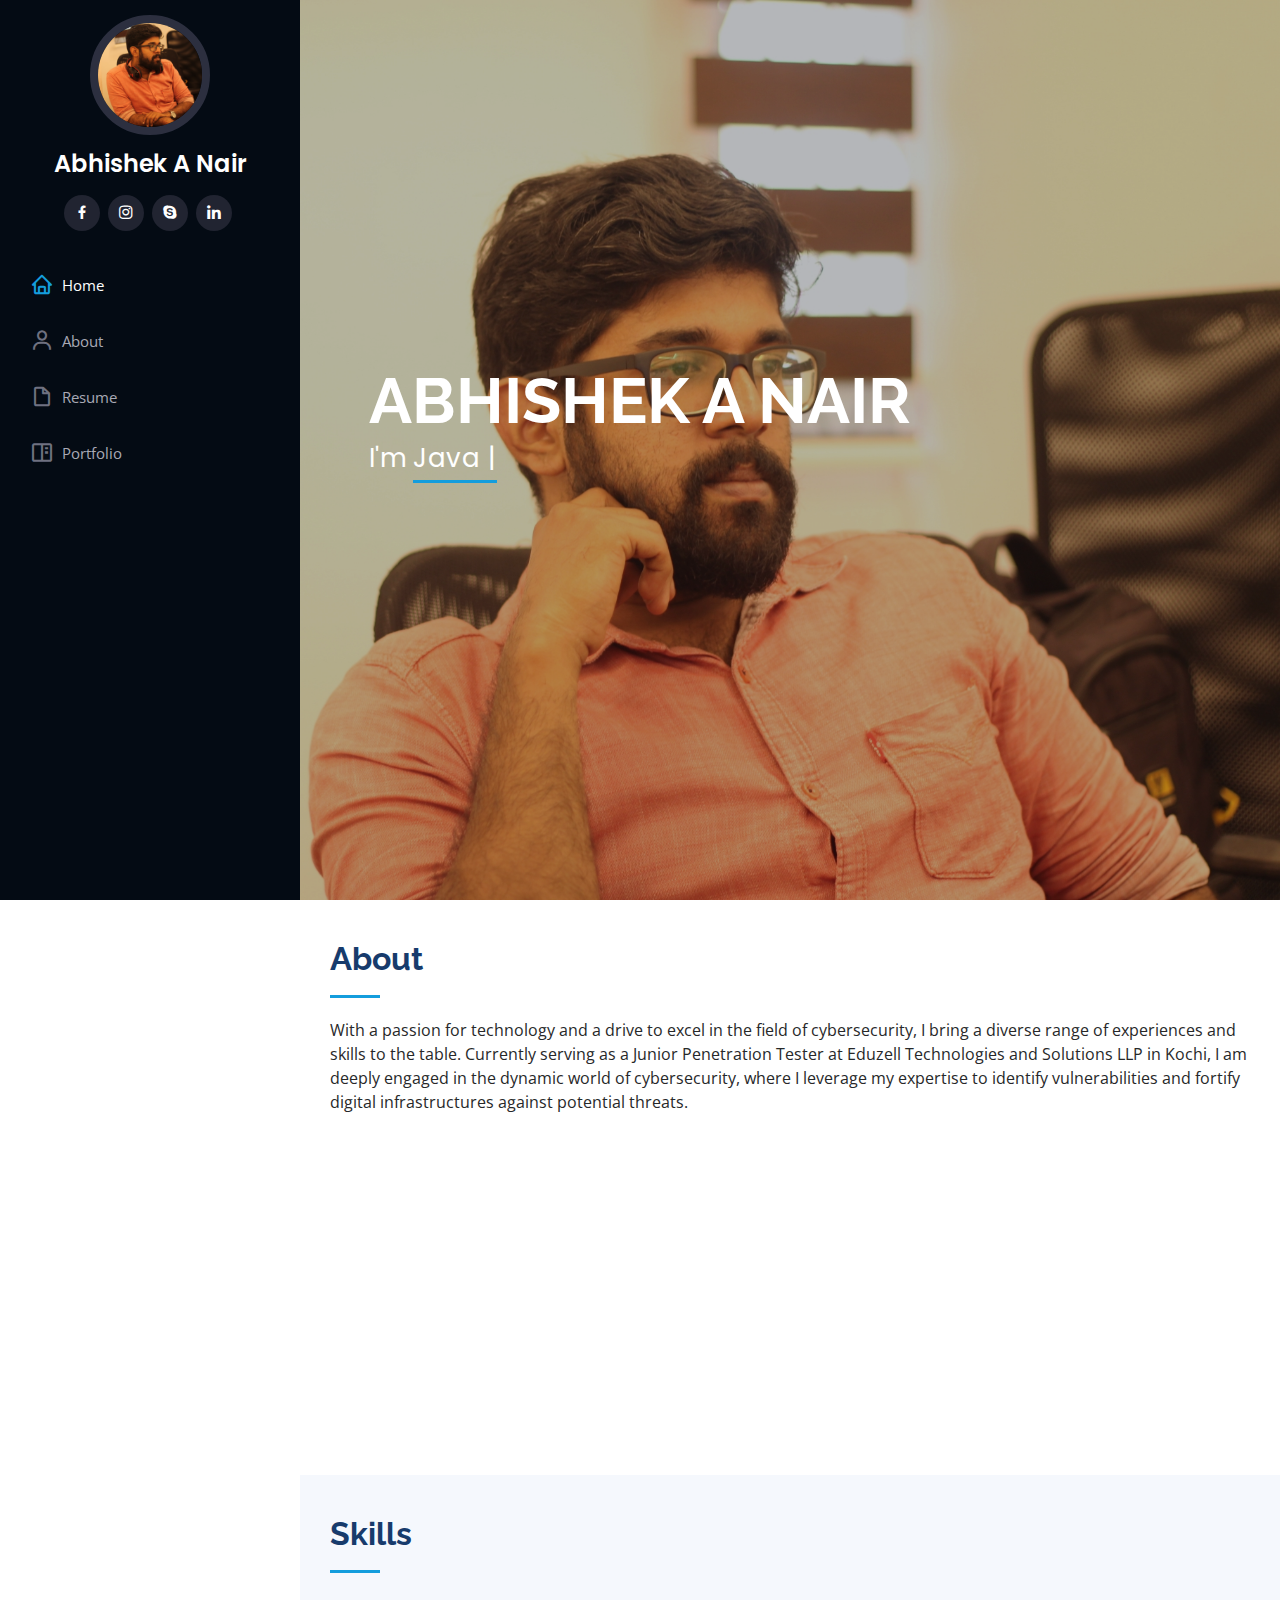
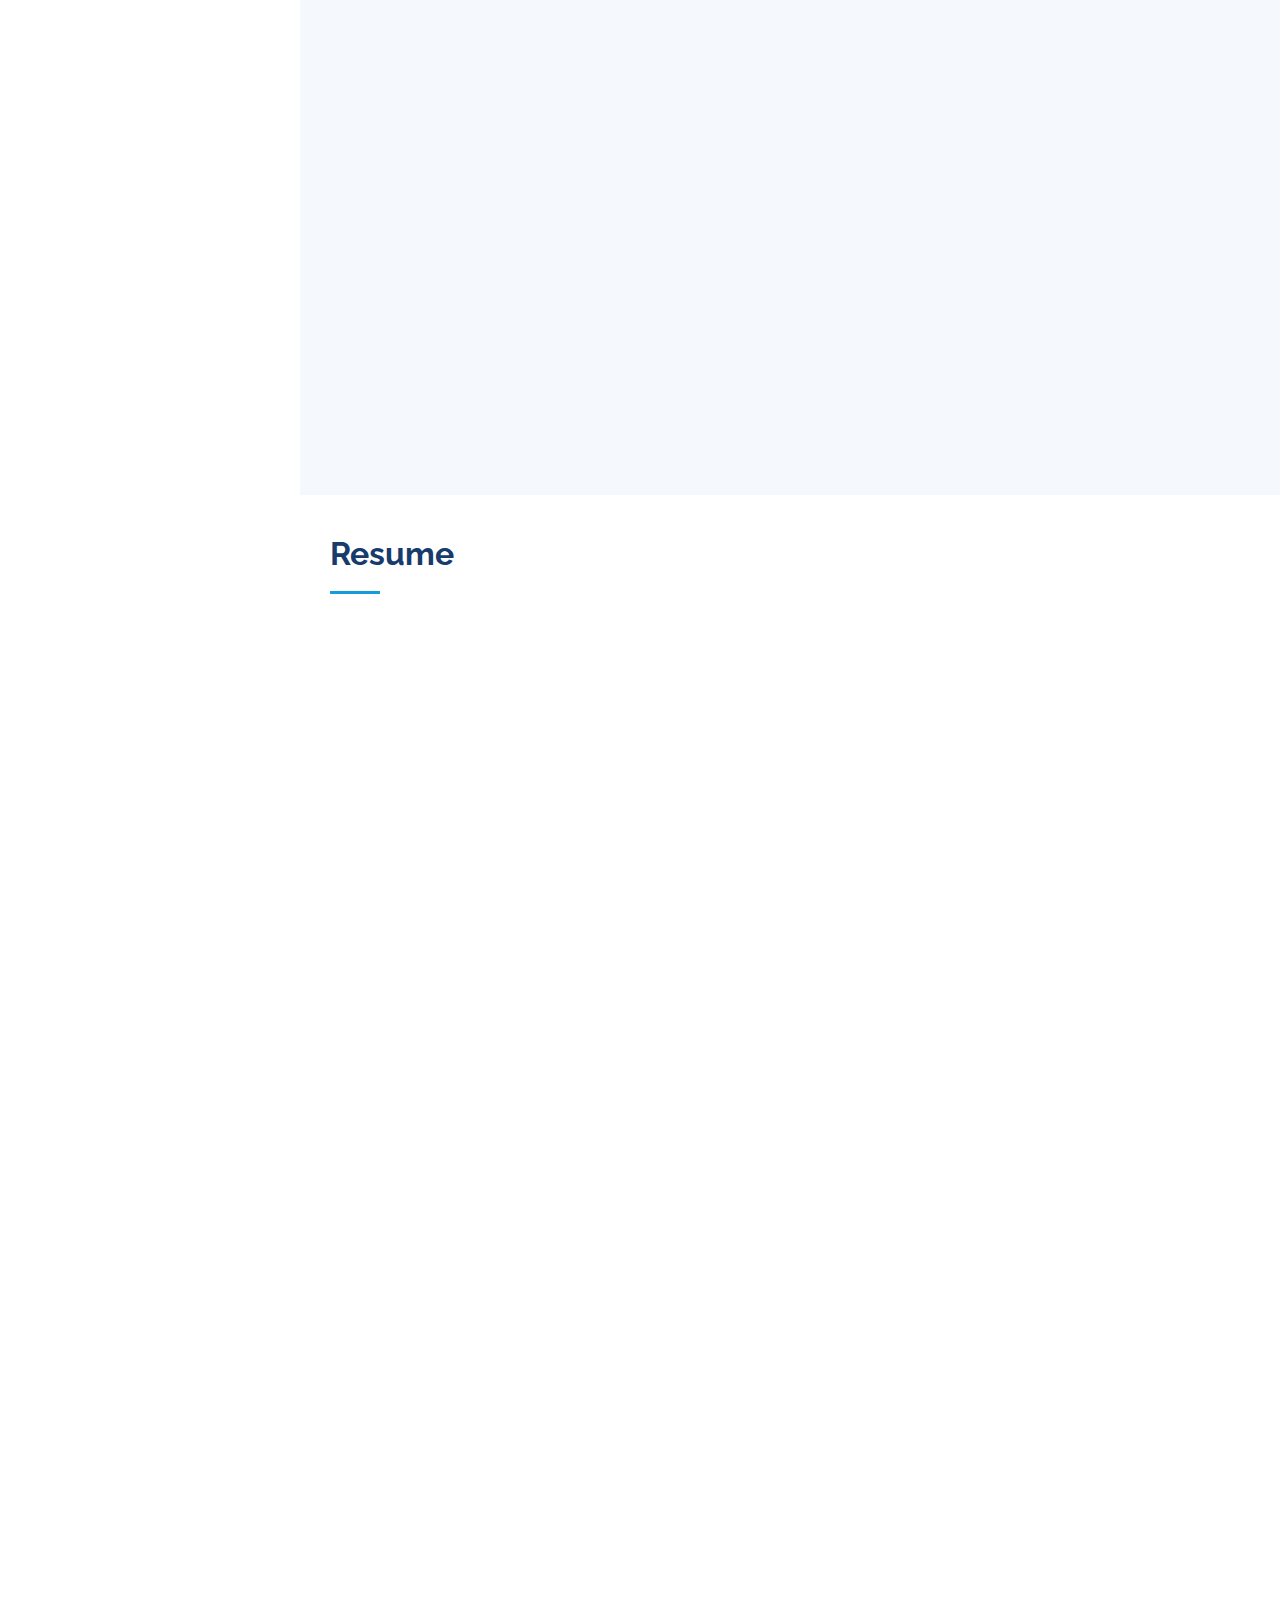
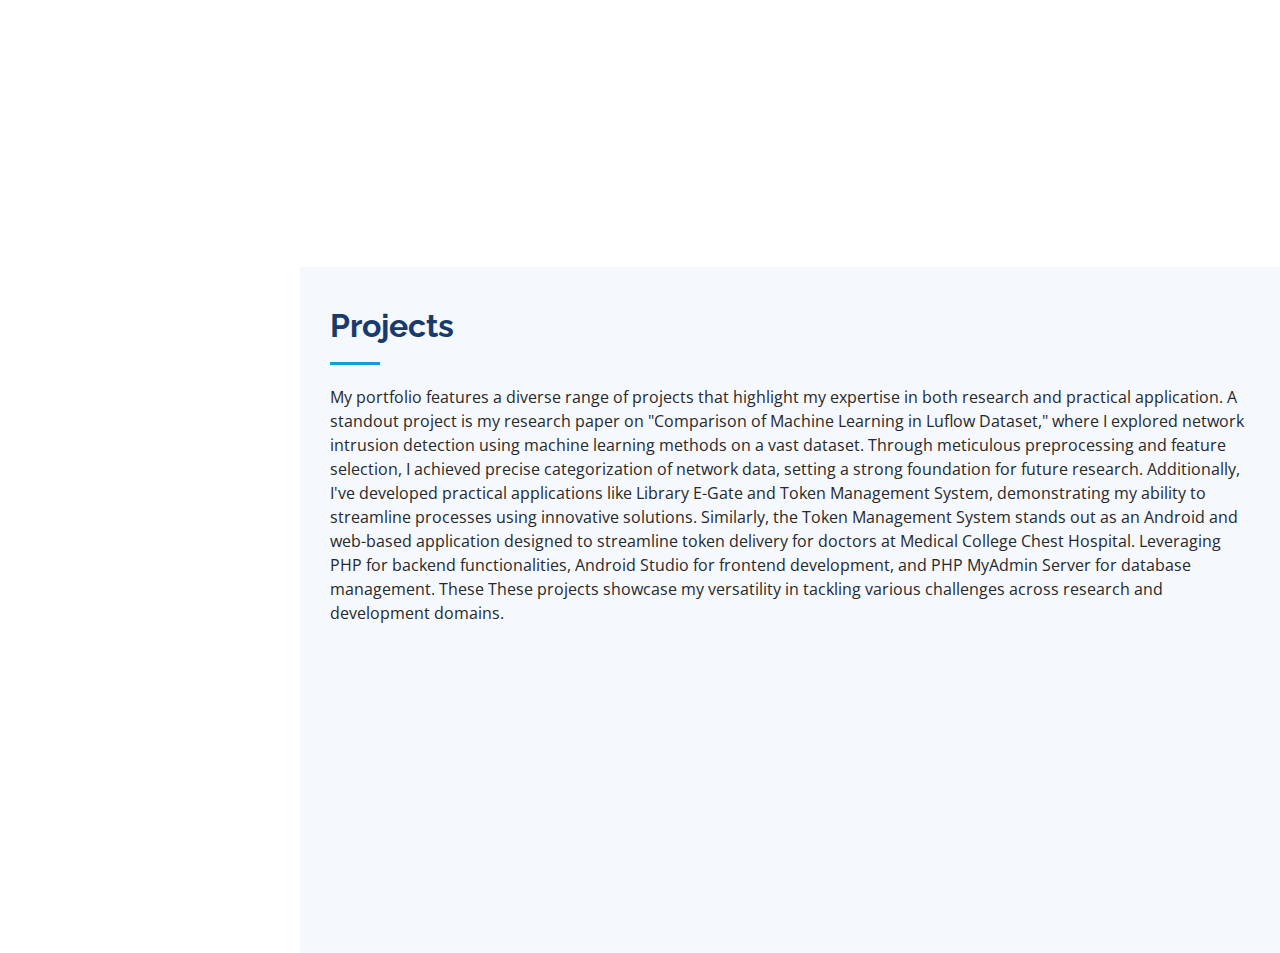
<file: index.html>
<!DOCTYPE html>
<html lang="en">

<head>
  <meta charset="utf-8">
  <meta content="width=device-width, initial-scale=1.0" name="viewport">

  <title>Abhishek A Nair</title>
  <meta content="" name="description">
  <meta content="" name="keywords">

  <!-- Favicons -->
  <link href="assets/img/favicon.png" rel="icon">
  <link href="assets/img/apple-touch-icon.png" rel="apple-touch-icon">

  <!-- Google Fonts -->
  <link
    href="https://fonts.googleapis.com/css?family=Open+Sans:300,300i,400,400i,600,600i,700,700i|Raleway:300,300i,400,400i,500,500i,600,600i,700,700i|Poppins:300,300i,400,400i,500,500i,600,600i,700,700i"
    rel="stylesheet">

  <!-- Vendor CSS Files -->
  <link href="assets/vendor/aos/aos.css" rel="stylesheet">
  <link href="assets/vendor/bootstrap/css/bootstrap.min.css" rel="stylesheet">
  <link href="assets/vendor/bootstrap-icons/bootstrap-icons.css" rel="stylesheet">
  <link href="assets/vendor/boxicons/css/boxicons.min.css" rel="stylesheet">
  <link href="assets/vendor/glightbox/css/glightbox.min.css" rel="stylesheet">
  <link href="assets/vendor/swiper/swiper-bundle.min.css" rel="stylesheet">

  <!-- Template Main CSS File -->
  <link href="assets/css/style.css" rel="stylesheet">

  <!-- =======================================================
  * Template Name: iPortfolio
  * Template URL: https://bootstrapmade.com/iportfolio-bootstrap-portfolio-websites-template/
  * Updated: Mar 17 2024 with Bootstrap v5.3.3
  * Author: BootstrapMade.com
  * License: https://bootstrapmade.com/license/
  ======================================================== -->
</head>

<body>

  <!-- ======= Mobile nav toggle button ======= -->
  <i class="bi bi-list mobile-nav-toggle d-xl-none"></i>

  <!-- ======= Header ======= -->
  <header id="header">
    <div class="d-flex flex-column">

      <div class="profile">
        <img src="assets/img/IMG_5495.JPG" alt="" class="img-fluid rounded-circle">
        <h1 class="text-light"><a href="index.html">Abhishek A Nair</a></h1>
        <div class="social-links mt-3 text-center">
          <!-- <a href="#" class="twitter"><i class="bx bxl-twitter"></i></a> -->
          <a href="https://www.facebook.com/abhisheknair1289" target="_blank" class="facebook"><i class="bx bxl-facebook"></i></a>
          <a href="#" class="instagram"><i class="bx bxl-instagram"></i></a>
          <a href="#" class="google-plus"><i class="bx bxl-skype"></i></a>
          <a href="#" class="linkedin"><i class="bx bxl-linkedin"></i></a>
        </div>
      </div>

      <nav id="navbar" class="nav-menu navbar">
        <ul>
          <li><a href="#hero" class="nav-link scrollto active"><i class="bx bx-home"></i> <span>Home</span></a></li>
          <li><a href="#about" class="nav-link scrollto"><i class="bx bx-user"></i> <span>About</span></a></li>
          <li><a href="#resume" class="nav-link scrollto"><i class="bx bx-file-blank"></i> <span>Resume</span></a></li>
          <li><a href="#portfolio" class="nav-link scrollto"><i class="bx bx-book-content"></i>
              <span>Portfolio</span></a></li>
          <!-- <li><a href="#services" class="nav-link scrollto"><i class="bx bx-server"></i> <span>Services</span></a></li> -->
          <!-- <li><a href="#contact" class="nav-link scrollto"><i class="bx bx-envelope"></i> <span>Contact</span></a></li> -->
        </ul>
      </nav><!-- .nav-menu -->
    </div>
  </header><!-- End Header -->

  <!-- ======= Hero Section ======= -->
  <section id="hero" class="d-flex flex-column justify-content-center align-items-center">
    <div class="hero-container" data-aos="fade-in">
      <h1>ABHISHEK A NAIR</h1>
      <p>I'm <span class="typed" data-typed-items="Java Developer, Freelancer, Ethical Hacker"></span></p>
    </div>
  </section><!-- End Hero -->

  <main id="main">

    <!-- ======= About Section ======= -->
    <section id="about" class="about">
      <div class="container">

        <div class="section-title">
          <h2>About</h2>
          <p>With a passion for technology and a drive to excel in the field of cybersecurity, I bring a diverse range
            of experiences and skills to the table. Currently serving as a Junior Penetration Tester at Eduzell
            Technologies and Solutions LLP in Kochi, I am deeply engaged in the dynamic world of cybersecurity, where I
            leverage my expertise to identify vulnerabilities and fortify digital infrastructures against potential
            threats.</p>
        </div>

        <div class="row">
          <div class="col-lg-4" data-aos="fade-right">
            <img src="assets/img/DSC_0402.jpg" class="img-fluid" alt="">
          </div>
          <div class="col-lg-8 pt-4 pt-lg-0 content" data-aos="fade-left">
            <h3>Java Developer &amp; Cyber Security Analyst </h3>
            <p class="fst-italic">
              Driven by a thirst for knowledge and a commitment to excellence, I am eager to continue my journey in the
              realm of cybersecurity, contributing my skills and expertise to safeguard digital assets and ensure a
              secure cyber landscape.
            </p>
            <div class="row">
              <div class="col-lg-6">
                <ul>
                  <li><i class="bi bi-chevron-right"></i> <strong>Birthday:</strong> <span>25 September 1998</span></li>
                  <!-- <li><i class="bi bi-chevron-right"></i> <strong>Website:</strong> <span>www.example.com</span></li> -->
                  <li><i class="bi bi-chevron-right"></i> <strong>Phone:</strong> <span>+91 75928 61101</span></li>
                  <li><i class="bi bi-chevron-right"></i> <strong>City:</strong> <span>Palakkad, Kerala</span></li>
                </ul>
              </div>
              <div class="col-lg-6">
                <ul>
                  <li><i class="bi bi-chevron-right"></i> <strong>Age:</strong> <span>25</span></li>
                  <li><i class="bi bi-chevron-right"></i> <strong>Degree:</strong> <span>Master's in Computer
                      Application</span></li>
                  <li><i class="bi bi-chevron-right"></i> <strong>Email:</strong>
                    <span>abhisheknair0925@gmail.com</span>
                  </li>
                  <!-- <li><i class="bi bi-chevron-right"></i> <strong>Freelance:</strong> <span>Available</span></li> -->
                </ul>
              </div>
            </div>
            <!-- <p>
              Officiis eligendi itaque labore et dolorum mollitia officiis optio vero. Quisquam sunt adipisci omnis et
              ut. Nulla accusantium dolor incidunt officia tempore. Et eius omnis.
              Cupiditate ut dicta maxime officiis quidem quia. Sed et consectetur qui quia repellendus itaque neque.
              Aliquid amet quidem ut quaerat cupiditate. Ab et eum qui repellendus omnis culpa magni laudantium dolores.
            </p> -->
          </div>
        </div>

      </div>
    </section><!-- End About Section -->

    <!-- ======= Facts Section ======= -->
    <!-- <section id="facts" class="facts">
      <div class="container">

        <div class="section-title">
          <h2>Facts</h2>
          <p>Magnam dolores commodi suscipit. Necessitatibus eius consequatur ex aliquid fuga eum quidem. Sit sint
            consectetur velit. Quisquam quos quisquam cupiditate. Et nemo qui impedit suscipit alias ea. Quia fugiat sit
            in iste officiis commodi quidem hic quas.</p>
        </div>

        <div class="row no-gutters">

          <div class="col-lg-3 col-md-6 d-md-flex align-items-md-stretch" data-aos="fade-up">
            <div class="count-box">
              <i class="bi bi-emoji-smile"></i>
              <span data-purecounter-start="0" data-purecounter-end="232" data-purecounter-duration="1"
                class="purecounter"></span>
              <p><strong>Happy Clients</strong> consequuntur quae</p>
            </div>
          </div>

          <div class="col-lg-3 col-md-6 d-md-flex align-items-md-stretch" data-aos="fade-up" data-aos-delay="100">
            <div class="count-box">
              <i class="bi bi-journal-richtext"></i>
              <span data-purecounter-start="0" data-purecounter-end="521" data-purecounter-duration="1"
                class="purecounter"></span>
              <p><strong>Projects</strong> adipisci atque cum quia aut</p>
            </div>
          </div>

          <div class="col-lg-3 col-md-6 d-md-flex align-items-md-stretch" data-aos="fade-up" data-aos-delay="200">
            <div class="count-box">
              <i class="bi bi-headset"></i>
              <span data-purecounter-start="0" data-purecounter-end="1453" data-purecounter-duration="1"
                class="purecounter"></span>
              <p><strong>Hours Of Support</strong> aut commodi quaerat</p>
            </div>
          </div>

          <div class="col-lg-3 col-md-6 d-md-flex align-items-md-stretch" data-aos="fade-up" data-aos-delay="300">
            <div class="count-box">
              <i class="bi bi-people"></i>
              <span data-purecounter-start="0" data-purecounter-end="32" data-purecounter-duration="1"
                class="purecounter"></span>
              <p><strong>Hard Workers</strong> rerum asperiores dolor</p>
            </div>
          </div>

        </div>

      </div>
    </section>End Facts Section -->

    <!-- ======= Skills Section ======= -->
    <section id="skills" class="skills section-bg">
      <div class="container">

        <div class="section-title">
          <h2>Skills</h2>
          <!-- <p>Magnam dolores commodi suscipit. Necessitatibus eius consequatur ex aliquid fuga eum quidem. Sit sint
            consectetur velit. Quisquam quos quisquam cupiditate. Et nemo qui impedit suscipit alias ea. Quia fugiat sit
            in iste officiis commodi quidem hic quas.</p> -->
        </div>

        <div class="row skills-content">

          <div class="col-lg-6" data-aos="fade-up">
            <span class="skill">Frontend Development</span><br>
            <div class="progress">
              <span class="skill">HTML </span>
            </div>

            <div class="progress">
              <span class="skill">CSS </span>
            </div>

            <div class="progress">
              <span class="skill">JavaScript </span>
            </div>

            <div class="progress">
              <span class="skill">Android </span>
            </div>
            <br>
          </div>

          <div class="col-lg-6" data-aos="fade-up" data-aos-delay="100">
            <span class="skill">Backendend Development</span><br>
            <div class="progress">
              <span class="skill">Java Springboot </span>
            </div>

            <div class="progress">
              <span class="skill">Python</span>
            </div>

            <div class="progress">
              <span class="skill">SQL</span>
            </div>
            <br>
          </div>

          <div class="col-lg-6" data-aos="fade-up" data-aos-delay="200">
            <span class="skill">Database</span><br>
            <div class="progress">
              <span class="skill">Firebase</span>
            </div>

            <div class="progress">
              <span class="skill">MySQL</span>
            </div>

            <div class="progress">
              <span class="skill">PHP MyAdmin</span>
            </div>
            <br>
          </div>

          <div class="col-lg-6" data-aos="fade-up" data-aos-delay="300">
            <span class="skill">Platform Tools</span><br>
            <div class="progress">
              <span class="skill">VS Code </span>
            </div>

            <div class="progress">
              <span class="skill">Netbeans </span>
            </div>

            <div class="progress">
              <span class="skill">Eclipse</span>
            </div>

            <div class="progress">
              <span class="skill">Android Studio</span>
            </div>
            <br>
          </div>

          <div class="col-lg-6" data-aos="fade-up" data-aos-delay="400">
            <span class="skill">Cyber Security</span><br>
            <div class="progress">
              <span class="skill">Packet Tracer </span>
            </div>

            <div class="progress">
              <span class="skill">Burp Suite</span>
            </div>

            <div class="progress">
              <span class="skill">NMap</span>
            </div>

            <div class="progress">
              <span class="skill">Kali Linux</span>
            </div>

            <div class="progress">
              <span class="skill">Oracle Virtual Machine</span>
            </div>

          </div>

        </div>

      </div>
    </section><!-- End Skills Section -->

    <!-- ======= Resume Section ======= -->
    <section id="resume" class="resume">
      <div class="container">

        <div class="section-title">
          <h2>Resume</h2>
          <!-- <p>Magnam dolores commodi suscipit. Necessitatibus eius consequatur ex aliquid fuga eum quidem. Sit sint
            consectetur velit. Quisquam quos quisquam cupiditate. Et nemo qui impedit suscipit alias ea. Quia fugiat sit
            in iste officiis commodi quidem hic quas.</p> -->
        </div>

        <div class="row">
          <div class="col-lg-6" data-aos="fade-up">
            <h3 class="resume-title">Sumary</h3>
            <div class="resume-item pb-0">
              <h4>Abhishek A Nair</h4>
              <p><em>Aspire to work for a prominent organisation in the sector of software development, where I will
                  have opportunity to expand my technical skills and accomplish organisational and career goals.</em>
              </p>
              <ul>
                <li>Achyutham House, Varode (PO), Ottapalam - 2, Palakkad Dist, Kerala</li>
                <li>+91 75928 61101</li>
                <li>abhisheknair0925@gmail.com</li>
              </ul>
            </div>

            <h3 class="resume-title">Education</h3>
            <div class="resume-item">
              <h4>Master of Computer Application</h4>
              <h5>2021 - 2023</h5>
              <p><em>Amrita Viswa Vithyapeetham</em></p>
              <p><em>Amrita School of Computing, Kochi Campus</em></p>
              <p>CGPA: 6.89</p>
            </div>
            <div class="resume-item">
              <h4>B.Sc Computer Science</h4>
              <h5>2016 - 2019</h5>
              <p><em>Bharathiar University</em></p>
              <p><em>Nehru Arts and Science College, Coimbatore</em></p>
              <p>CGPA: 6.105</p>
            </div>
            <div class="resume-item">
              <h4>Higher Secondary Education</h4>
              <h5>2016</h5>
              <p><em>CBSE</em></p>
              <p><em>Lakshmi Narayana Vidyanikethan, Ottapalam</em></p>
              <p>Percentage: 51%</p>
            </div>
            <div class="resume-item">
              <h4>Secondary School of Education</h4>
              <h5>2014</h5>
              <p><em>CBSE</em></p>
              <p><em>Amrita Vidyalayam, Ottapalam</em></p>
              <p>CGPA: 6.6</p>
            </div>
          </div>
          <div class="col-lg-6" data-aos="fade-up" data-aos-delay="100">
            <h3 class="resume-title">Professional Experience</h3>
            <div class="resume-item">
              <h4>Junior Penetration Tester</h4>
              <h5>September 2023 - Present</h5>
              <p><em>Eduzell Technologies and Solutions LLP., Kochi </em></p>
              <ul>
                <li>Lead in the design, development, and implementation of the graphic, layout, and production
                  communication materials</li>
                <li>Delegate tasks to the 7 members of the design team and provide counsel on all aspects of the
                  project. </li>
                <li>Supervise the assessment of all graphic materials in order to ensure quality and accuracy of the
                  design</li>
                <li>Oversee the efficient use of production project budgets ranging from $2,000 - $25,000</li>
              </ul>
            </div>
            <div class="resume-item">
              <h4>Android Development Trainer</h4>
              <h5>December 2019 - March 2021</h5>
              <p><em>ATEES Industrial Training Pvt Ltd, Thrissur</em></p>
              <ul>
                <li>Developed numerous android apps and managed students.</li>
                <li>Managed up to 10+ projects or tasks at a given time while under pressure</li>
                <li>Handled training sessions for 15+ students on Android Mobile App Development using Android Studio
                  and Java.</li>
                <li>Tools used: Android Studio, Firebase, Volley, Retrofit, REST APIs.</li>
              </ul>
            </div>
          </div>
        </div>

      </div>
    </section><!-- End Resume Section -->

    <!-- ======= Portfolio Section ======= -->
    <section id="portfolio" class="portfolio section-bg">
      <div class="container">

        <div class="section-title">
          <h2>Projects</h2>
          <p>My portfolio features a diverse range of projects that highlight my expertise in both research and
            practical application. A standout project is my research paper on "Comparison of Machine Learning in Luflow
            Dataset," where I explored network intrusion detection using machine learning methods on a vast dataset.
            Through meticulous preprocessing and feature selection, I achieved precise categorization of network data,
            setting a strong foundation for future research. Additionally, I've developed practical applications like
            Library E-Gate and Token Management System, demonstrating my ability to streamline processes using
            innovative solutions. Similarly, the Token Management System stands out as an Android and web-based
            application designed to streamline token delivery for doctors at Medical College Chest Hospital. Leveraging
            PHP for backend functionalities, Android Studio for frontend development, and PHP MyAdmin Server for
            database management. These These projects showcase my versatility in tackling various challenges across
            research and development domains. </p>
        </div>

        <div class="row" data-aos="fade-up">
          <div class="col-lg-12 d-flex justify-content-center">
            <ul id="portfolio-flters">
              <li data-filter="*" class="filter-active">Projects</li>
              <!-- <li data-filter=".filter-app">App</li>
              <li data-filter=".filter-card">Card</li>
              <li data-filter=".filter-web">Web</li> -->
            </ul>
          </div>
        </div>

        <div class="row portfolio-container" data-aos="fade-up" data-aos-delay="100">
          <div class="row portfolio-container" data-aos="fade-up" data-aos-delay="100">
            <div class="col-lg-4 col-md-6 portfolio-item filter-app">
              <div class="portfolio-wrap">
                <img src="assets/img/portfolio/images.jpeg" class="img-fluid" alt="">
                <div class="portfolio-links">
                  <a href="assets/img/portfolio/images.jpeg" data-gallery="portfolioGallery" class="portfolio-lightbox"
                    title="App 1"><i class="bx bx-plus"></i></a>
                  <a href="portfolio-details.html" title="More Details"><i class="bx bx-link"></i></a>
                </div>
              </div>
            </div>

            <div class="col-lg-4 col-md-6 portfolio-item filter-app">
              <div class="portfolio-wrap">
                <img src="assets/img/portfolio/library.jpg" class="img-fluid" alt="">
                <div class="portfolio-links">
                  <a href="assets/img/portfolio/library.jpg" data-gallery="portfolioGallery" class="portfolio-lightbox"
                    title="App 2"><i class="bx bx-plus"></i></a>
                  <a href="portfolio-details1.html" title="More Details"><i class="bx bx-link"></i></a>
                </div>
              </div>
            </div>

            <div class="col-lg-4 col-md-6 portfolio-item filter-app">
              <div class="portfolio-wrap">
                <img src="assets/img/portfolio/token.jpeg" class="img-fluid" alt="">
                <div class="portfolio-links">
                  <a href="assets/img/portfolio/library.jpg" data-gallery="portfolioGallery" class="portfolio-lightbox"
                    title="App 2"><i class="bx bx-plus"></i></a>
                  <a href="portfolio-details2.html" title="More Details"><i class="bx bx-link"></i></a>
                </div>
              </div>
            </div>


          </div>

        </div>
    </section><!-- End Portfolio Section -->

    <!-- ======= Services Section ======= -->
    <!-- <section id="services" class="services">
      <div class="container">

        <div class="section-title">
          <h2>Services</h2>
          <p>Magnam dolores commodi suscipit. Necessitatibus eius consequatur ex aliquid fuga eum quidem. Sit sint
            consectetur velit. Quisquam quos quisquam cupiditate. Et nemo qui impedit suscipit alias ea. Quia fugiat sit
            in iste officiis commodi quidem hic quas.</p>
        </div>

        <div class="row">
          <div class="col-lg-4 col-md-6 icon-box" data-aos="fade-up">
            <div class="icon"><i class="bi bi-briefcase"></i></div>
            <h4 class="title"><a href="">Lorem Ipsum</a></h4>
            <p class="description">Voluptatum deleniti atque corrupti quos dolores et quas molestias excepturi sint
              occaecati cupiditate non provident</p>
          </div>
          <div class="col-lg-4 col-md-6 icon-box" data-aos="fade-up" data-aos-delay="100">
            <div class="icon"><i class="bi bi-card-checklist"></i></div>
            <h4 class="title"><a href="">Dolor Sitema</a></h4>
            <p class="description">Minim veniam, quis nostrud exercitation ullamco laboris nisi ut aliquip ex ea commodo
              consequat tarad limino ata</p>
          </div>
          <div class="col-lg-4 col-md-6 icon-box" data-aos="fade-up" data-aos-delay="200">
            <div class="icon"><i class="bi bi-bar-chart"></i></div>
            <h4 class="title"><a href="">Sed ut perspiciatis</a></h4>
            <p class="description">Duis aute irure dolor in reprehenderit in voluptate velit esse cillum dolore eu
              fugiat nulla pariatur</p>
          </div>
          <div class="col-lg-4 col-md-6 icon-box" data-aos="fade-up" data-aos-delay="300">
            <div class="icon"><i class="bi bi-binoculars"></i></div>
            <h4 class="title"><a href="">Magni Dolores</a></h4>
            <p class="description">Excepteur sint occaecat cupidatat non proident, sunt in culpa qui officia deserunt
              mollit anim id est laborum</p>
          </div>
          <div class="col-lg-4 col-md-6 icon-box" data-aos="fade-up" data-aos-delay="400">
            <div class="icon"><i class="bi bi-brightness-high"></i></div>
            <h4 class="title"><a href="">Nemo Enim</a></h4>
            <p class="description">At vero eos et accusamus et iusto odio dignissimos ducimus qui blanditiis praesentium
              voluptatum deleniti atque</p>
          </div>
          <div class="col-lg-4 col-md-6 icon-box" data-aos="fade-up" data-aos-delay="500">
            <div class="icon"><i class="bi bi-calendar4-week"></i></div>
            <h4 class="title"><a href="">Eiusmod Tempor</a></h4>
            <p class="description">Et harum quidem rerum facilis est et expedita distinctio. Nam libero tempore, cum
              soluta nobis est eligendi</p>
          </div>
        </div>

      </div>
    </section> --><!-- End Services Section -->

    <!-- ======= Testimonials Section ======= -->
    <!-- <section id="testimonials" class="testimonials section-bg">
      <div class="container">

        <div class="section-title">
          <h2>Testimonials</h2>
          <p>Magnam dolores commodi suscipit. Necessitatibus eius consequatur ex aliquid fuga eum quidem. Sit sint
            consectetur velit. Quisquam quos quisquam cupiditate. Et nemo qui impedit suscipit alias ea. Quia fugiat sit
            in iste officiis commodi quidem hic quas.</p>
        </div>

        <div class="testimonials-slider swiper" data-aos="fade-up" data-aos-delay="100">
          <div class="swiper-wrapper">

            <div class="swiper-slide">
              <div class="testimonial-item" data-aos="fade-up">
                <p>
                  <i class="bx bxs-quote-alt-left quote-icon-left"></i>
                  Proin iaculis purus consequat sem cure digni ssim donec porttitora entum suscipit rhoncus. Accusantium
                  quam, ultricies eget id, aliquam eget nibh et. Maecen aliquam, risus at semper.
                  <i class="bx bxs-quote-alt-right quote-icon-right"></i>
                </p>
                <img src="assets/img/testimonials/testimonials-1.jpg" class="testimonial-img" alt="">
                <h3>Saul Goodman</h3>
                <h4>Ceo &amp; Founder</h4>
              </div>
            </div> --><!-- End testimonial item -->

    <!-- <div class="swiper-slide">
              <div class="testimonial-item" data-aos="fade-up" data-aos-delay="100">
                <p>
                  <i class="bx bxs-quote-alt-left quote-icon-left"></i>
                  Export tempor illum tamen malis malis eram quae irure esse labore quem cillum quid cillum eram malis
                  quorum velit fore eram velit sunt aliqua noster fugiat irure amet legam anim culpa.
                  <i class="bx bxs-quote-alt-right quote-icon-right"></i>
                </p>
                <img src="assets/img/testimonials/testimonials-2.jpg" class="testimonial-img" alt="">
                <h3>Sara Wilsson</h3>
                <h4>Designer</h4>
              </div>
            </div> --><!-- End testimonial item -->

    <!-- <div class="swiper-slide">
              <div class="testimonial-item" data-aos="fade-up" data-aos-delay="200">
                <p>
                  <i class="bx bxs-quote-alt-left quote-icon-left"></i>
                  Enim nisi quem export duis labore cillum quae magna enim sint quorum nulla quem veniam duis minim
                  tempor labore quem eram duis noster aute amet eram fore quis sint minim.
                  <i class="bx bxs-quote-alt-right quote-icon-right"></i>
                </p>
                <img src="assets/img/testimonials/testimonials-3.jpg" class="testimonial-img" alt="">
                <h3>Jena Karlis</h3>
                <h4>Store Owner</h4>
              </div>
            </div> --><!-- End testimonial item -->

    <!--  <div class="swiper-slide">
              <div class="testimonial-item" data-aos="fade-up" data-aos-delay="300">
                <p>
                  <i class="bx bxs-quote-alt-left quote-icon-left"></i>
                  Fugiat enim eram quae cillum dolore dolor amet nulla culpa multos export minim fugiat minim velit
                  minim dolor enim duis veniam ipsum anim magna sunt elit fore quem dolore labore illum veniam.
                  <i class="bx bxs-quote-alt-right quote-icon-right"></i>
                </p>
                <img src="assets/img/testimonials/testimonials-4.jpg" class="testimonial-img" alt="">
                <h3>Matt Brandon</h3>
                <h4>Freelancer</h4>
              </div>
            </div> --><!-- End testimonial item -->

    <!--   <div class="swiper-slide">
              <div class="testimonial-item" data-aos="fade-up" data-aos-delay="400">
                <p>
                  <i class="bx bxs-quote-alt-left quote-icon-left"></i>
                  Quis quorum aliqua sint quem legam fore sunt eram irure aliqua veniam tempor noster veniam enim culpa
                  labore duis sunt culpa nulla illum cillum fugiat legam esse veniam culpa fore nisi cillum quid.
                  <i class="bx bxs-quote-alt-right quote-icon-right"></i>
                </p>
                <img src="assets/img/testimonials/testimonials-5.jpg" class="testimonial-img" alt="">
                <h3>John Larson</h3>
                <h4>Entrepreneur</h4>
              </div>
            </div> --><!-- End testimonial item -->

    <!-- </div>
          <div class="swiper-pagination"></div>
        </div>

      </div>
    </section> --><!-- End Testimonials Section -->

    <!-- ======= Contact Section ======= -->
    <!-- <section id="contact" class="contact">
      <div class="container">

        <div class="section-title">
          <h2>Contact</h2>
          <p>Magnam dolores commodi suscipit. Necessitatibus eius consequatur ex aliquid fuga eum quidem. Sit sint
            consectetur velit. Quisquam quos quisquam cupiditate. Et nemo qui impedit suscipit alias ea. Quia fugiat sit
            in iste officiis commodi quidem hic quas.</p>
        </div>

        <div class="row" data-aos="fade-in">

          <div class="col-lg-5 d-flex align-items-stretch">
            <div class="info">
              <div class="address">
                <i class="bi bi-geo-alt"></i>
                <h4>Location:</h4>
                <p>A108 Adam Street, New York, NY 535022</p>
              </div>

              <div class="email">
                <i class="bi bi-envelope"></i>
                <h4>Email:</h4>
                <p>info@example.com</p>
              </div>

              <div class="phone">
                <i class="bi bi-phone"></i>
                <h4>Call:</h4>
                <p>+1 5589 55488 55s</p>
              </div>

              <iframe
                src="https://www.google.com/maps/embed?pb=!1m14!1m8!1m3!1d12097.433213460943!2d-74.0062269!3d40.7101282!3m2!1i1024!2i768!4f13.1!3m3!1m2!1s0x0%3A0xb89d1fe6bc499443!2sDowntown+Conference+Center!5e0!3m2!1smk!2sbg!4v1539943755621"
                frameborder="0" style="border:0; width: 100%; height: 290px;" allowfullscreen></iframe>
            </div>

          </div>

          <div class="col-lg-7 mt-5 mt-lg-0 d-flex align-items-stretch">
            <form action="forms/contact.php" method="post" role="form" class="php-email-form">
              <div class="row">
                <div class="form-group col-md-6">
                  <label for="name">Your Name</label>
                  <input type="text" name="name" class="form-control" id="name" required>
                </div>
                <div class="form-group col-md-6">
                  <label for="name">Your Email</label>
                  <input type="email" class="form-control" name="email" id="email" required>
                </div>
              </div>
              <div class="form-group">
                <label for="name">Subject</label>
                <input type="text" class="form-control" name="subject" id="subject" required>
              </div>
              <div class="form-group">
                <label for="name">Message</label>
                <textarea class="form-control" name="message" rows="10" required></textarea>
              </div>
              <div class="my-3">
                <div class="loading">Loading</div>
                <div class="error-message"></div>
                <div class="sent-message">Your message has been sent. Thank you!</div>
              </div>
              <div class="text-center"><button type="submit">Send Message</button></div>
            </form>
          </div>

        </div>

      </div>
    </section>End Contact Section -->

  </main><!-- End #main -->

  <!-- ======= Footer ======= -->
  <!-- <footer id="footer">
    <div class="container">
      <div class="copyright">
        &copy; Copyright <strong><span>iPortfolio</span></strong>
      </div>
      <div class="credits"> -->
  <!-- All the links in the footer should remain intact. -->
  <!-- You can delete the links only if you purchased the pro version. -->
  <!-- Licensing information: https://bootstrapmade.com/license/ -->
  <!-- Purchase the pro version with working PHP/AJAX contact form: https://bootstrapmade.com/iportfolio-bootstrap-portfolio-websites-template/ -->
  <!-- Designed by <a href="https://bootstrapmade.com/">BootstrapMade</a>
      </div>
    </div>
  </footer>End  Footer -->

  <a href="#" class="back-to-top d-flex align-items-center justify-content-center"><i
      class="bi bi-arrow-up-short"></i></a>

  <!-- Vendor JS Files -->
  <script src="assets/vendor/purecounter/purecounter_vanilla.js"></script>
  <script src="assets/vendor/aos/aos.js"></script>
  <script src="assets/vendor/bootstrap/js/bootstrap.bundle.min.js"></script>
  <script src="assets/vendor/glightbox/js/glightbox.min.js"></script>
  <script src="assets/vendor/isotope-layout/isotope.pkgd.min.js"></script>
  <script src="assets/vendor/swiper/swiper-bundle.min.js"></script>
  <script src="assets/vendor/typed.js/typed.umd.js"></script>
  <script src="assets/vendor/waypoints/noframework.waypoints.js"></script>
  <script src="assets/vendor/php-email-form/validate.js"></script>

  <!-- Template Main JS File -->
  <script src="assets/js/main.js"></script>

</body>

</html>
</file>
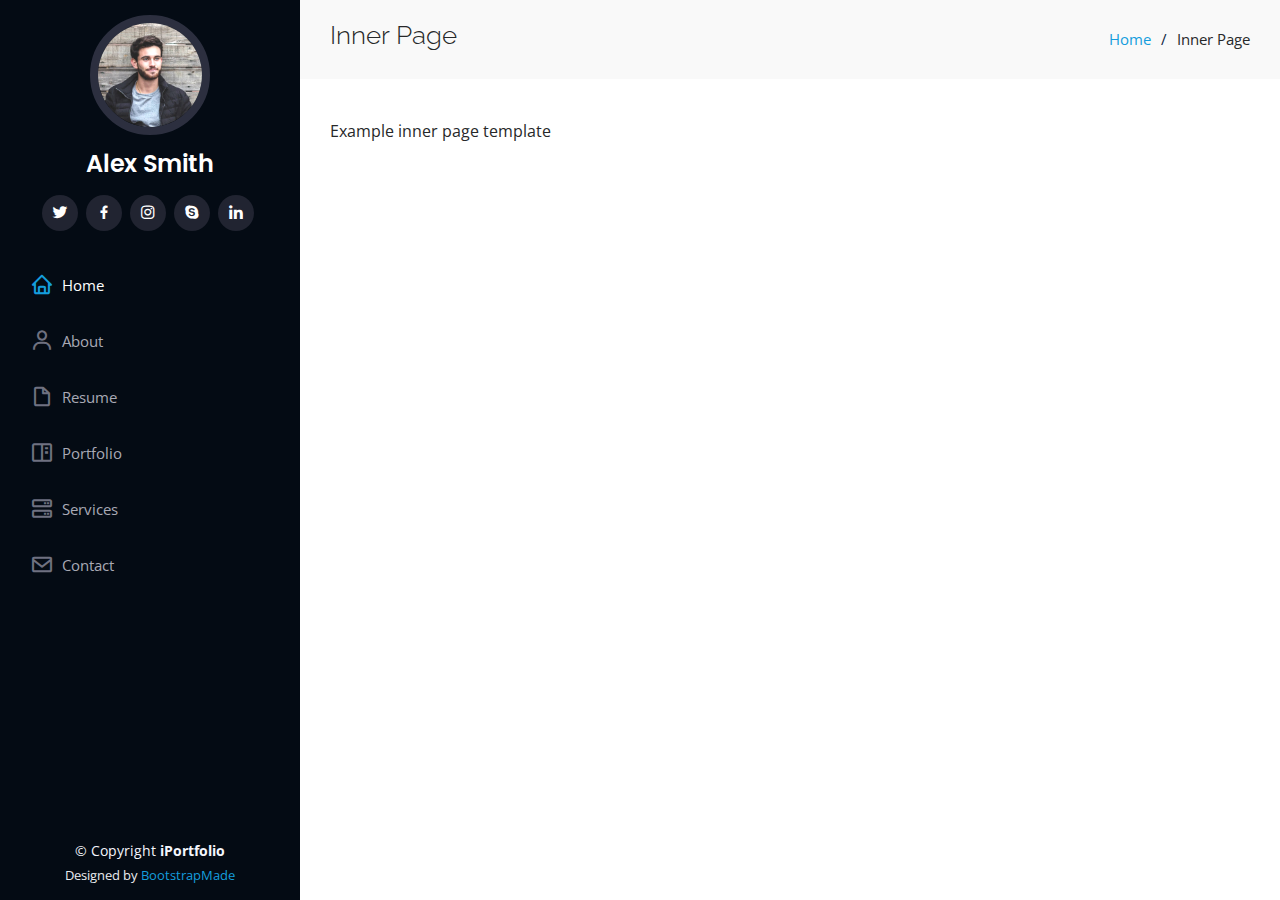
<file: inner-page.html>
<!DOCTYPE html>
<html lang="en">

<head>
  <meta charset="utf-8">
  <meta content="width=device-width, initial-scale=1.0" name="viewport">

  <title>Inner Page - iPortfolio Bootstrap Template</title>
  <meta content="" name="description">
  <meta content="" name="keywords">

  <!-- Favicons -->
  <link href="assets/img/favicon.png" rel="icon">
  <link href="assets/img/apple-touch-icon.png" rel="apple-touch-icon">

  <!-- Google Fonts -->
  <link href="https://fonts.googleapis.com/css?family=Open+Sans:300,300i,400,400i,600,600i,700,700i|Raleway:300,300i,400,400i,500,500i,600,600i,700,700i|Poppins:300,300i,400,400i,500,500i,600,600i,700,700i" rel="stylesheet">

  <!-- Vendor CSS Files -->
  <link href="assets/vendor/aos/aos.css" rel="stylesheet">
  <link href="assets/vendor/bootstrap/css/bootstrap.min.css" rel="stylesheet">
  <link href="assets/vendor/bootstrap-icons/bootstrap-icons.css" rel="stylesheet">
  <link href="assets/vendor/boxicons/css/boxicons.min.css" rel="stylesheet">
  <link href="assets/vendor/glightbox/css/glightbox.min.css" rel="stylesheet">
  <link href="assets/vendor/swiper/swiper-bundle.min.css" rel="stylesheet">

  <!-- Template Main CSS File -->
  <link href="assets/css/style.css" rel="stylesheet">

  <!-- =======================================================
  * Template Name: iPortfolio
  * Template URL: https://bootstrapmade.com/iportfolio-bootstrap-portfolio-websites-template/
  * Updated: Mar 17 2024 with Bootstrap v5.3.3
  * Author: BootstrapMade.com
  * License: https://bootstrapmade.com/license/
  ======================================================== -->
</head>

<body>

  <!-- ======= Mobile nav toggle button ======= -->
  <i class="bi bi-list mobile-nav-toggle d-xl-none"></i>

  <!-- ======= Header ======= -->
  <header id="header">
    <div class="d-flex flex-column">

      <div class="profile">
        <img src="assets/img/profile-img.jpg" alt="" class="img-fluid rounded-circle">
        <h1 class="text-light"><a href="index.html">Alex Smith</a></h1>
        <div class="social-links mt-3 text-center">
          <a href="#" class="twitter"><i class="bx bxl-twitter"></i></a>
          <a href="#" class="facebook"><i class="bx bxl-facebook"></i></a>
          <a href="#" class="instagram"><i class="bx bxl-instagram"></i></a>
          <a href="#" class="google-plus"><i class="bx bxl-skype"></i></a>
          <a href="#" class="linkedin"><i class="bx bxl-linkedin"></i></a>
        </div>
      </div>

      <nav id="navbar" class="nav-menu navbar">
        <ul>
          <li><a href="#hero" class="nav-link scrollto active"><i class="bx bx-home"></i> <span>Home</span></a></li>
          <li><a href="#about" class="nav-link scrollto"><i class="bx bx-user"></i> <span>About</span></a></li>
          <li><a href="#resume" class="nav-link scrollto"><i class="bx bx-file-blank"></i> <span>Resume</span></a></li>
          <li><a href="#portfolio" class="nav-link scrollto"><i class="bx bx-book-content"></i> <span>Portfolio</span></a></li>
          <li><a href="#services" class="nav-link scrollto"><i class="bx bx-server"></i> <span>Services</span></a></li>
          <li><a href="#contact" class="nav-link scrollto"><i class="bx bx-envelope"></i> <span>Contact</span></a></li>
        </ul>
      </nav><!-- .nav-menu -->
    </div>
  </header><!-- End Header -->

  <main id="main">

    <!-- ======= Breadcrumbs ======= -->
    <section class="breadcrumbs">
      <div class="container">

        <div class="d-flex justify-content-between align-items-center">
          <h2>Inner Page</h2>
          <ol>
            <li><a href="index.html">Home</a></li>
            <li>Inner Page</li>
          </ol>
        </div>

      </div>
    </section><!-- End Breadcrumbs -->

    <section class="inner-page">
      <div class="container">
        <p>
          Example inner page template
        </p>
      </div>
    </section>

  </main><!-- End #main -->

  <!-- ======= Footer ======= -->
  <footer id="footer">
    <div class="container">
      <div class="copyright">
        &copy; Copyright <strong><span>iPortfolio</span></strong>
      </div>
      <div class="credits">
        <!-- All the links in the footer should remain intact. -->
        <!-- You can delete the links only if you purchased the pro version. -->
        <!-- Licensing information: https://bootstrapmade.com/license/ -->
        <!-- Purchase the pro version with working PHP/AJAX contact form: https://bootstrapmade.com/iportfolio-bootstrap-portfolio-websites-template/ -->
        Designed by <a href="https://bootstrapmade.com/">BootstrapMade</a>
      </div>
    </div>
  </footer><!-- End  Footer -->

  <a href="#" class="back-to-top d-flex align-items-center justify-content-center"><i class="bi bi-arrow-up-short"></i></a>

  <!-- Vendor JS Files -->
  <script src="assets/vendor/purecounter/purecounter_vanilla.js"></script>
  <script src="assets/vendor/aos/aos.js"></script>
  <script src="assets/vendor/bootstrap/js/bootstrap.bundle.min.js"></script>
  <script src="assets/vendor/glightbox/js/glightbox.min.js"></script>
  <script src="assets/vendor/isotope-layout/isotope.pkgd.min.js"></script>
  <script src="assets/vendor/swiper/swiper-bundle.min.js"></script>
  <script src="assets/vendor/typed.js/typed.umd.js"></script>
  <script src="assets/vendor/waypoints/noframework.waypoints.js"></script>
  <script src="assets/vendor/php-email-form/validate.js"></script>

  <!-- Template Main JS File -->
  <script src="assets/js/main.js"></script>

</body>

</html>
</file>
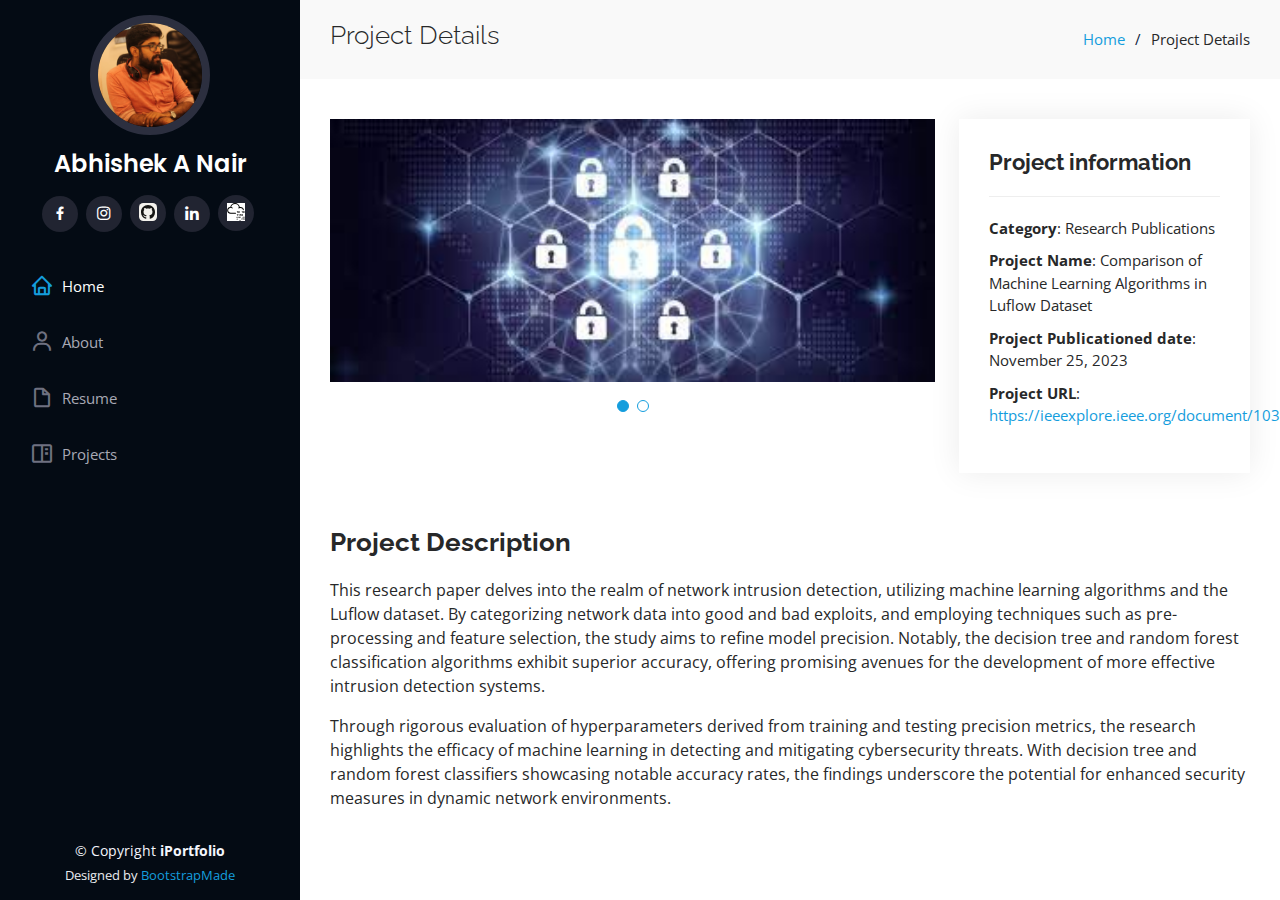
<file: portfolio-details.html>
<!DOCTYPE html>
<html lang="en">

<head>
  <meta charset="utf-8">
  <meta content="width=device-width, initial-scale=1.0" name="viewport">

  <title>Portfolio Details - iPortfolio Bootstrap Template</title>
  <meta content="" name="description">
  <meta content="" name="keywords">

  <!-- Favicons -->
  <link href="assets/img/favicon.png" rel="icon">
  <link href="assets/img/apple-touch-icon.png" rel="apple-touch-icon">

  <!-- Google Fonts -->
  <link
    href="https://fonts.googleapis.com/css?family=Open+Sans:300,300i,400,400i,600,600i,700,700i|Raleway:300,300i,400,400i,500,500i,600,600i,700,700i|Poppins:300,300i,400,400i,500,500i,600,600i,700,700i"
    rel="stylesheet">

  <!-- Vendor CSS Files -->
  <link href="assets/vendor/aos/aos.css" rel="stylesheet">
  <link href="assets/vendor/bootstrap/css/bootstrap.min.css" rel="stylesheet">
  <link href="assets/vendor/bootstrap-icons/bootstrap-icons.css" rel="stylesheet">
  <link href="assets/vendor/boxicons/css/boxicons.min.css" rel="stylesheet">
  <link href="assets/vendor/glightbox/css/glightbox.min.css" rel="stylesheet">
  <link href="assets/vendor/swiper/swiper-bundle.min.css" rel="stylesheet">

  <!-- Template Main CSS File -->
  <link href="assets/css/style.css" rel="stylesheet">


</head>

<body>

  <!-- ======= Mobile nav toggle button ======= -->
  <i class="bi bi-list mobile-nav-toggle d-xl-none"></i>

  <!-- ======= Header ======= -->
  <header id="header">
    <div class="d-flex flex-column">

      <div class="profile">
        <img src="assets/img/IMG_5495.JPG" alt="" class="img-fluid rounded-circle">
        <h1 class="text-light"><a href="index.html">Abhishek A Nair</a></h1>
        <div class="social-links mt-3 text-center">

          <a href="https://www.facebook.com/abhisheknair1289" target="_blank" class="facebook"><i
              class="bx bxl-facebook"></i></a>
          <a href="https://www.instagram.com/_itz_me_abhi_1289_/" target="_blank" class="instagram"><i
              class="bx bxl-instagram"></i></a>
          <a href="https://github.com/AbhishekNair1289" target="_blank" class="skill-icons--github-light"><i
              class="skill-icons--github-light"></i></a>
          <a href="https://www.linkedin.com/in/abhishek-a-nair-a05391196/" target="_blank" class="linkedin"><i
              class="bx bxl-linkedin"></i></a>
          <a href="https://tryhackme.com/p/ateesabhi" target="_blank" class="simple-icons--tryhackme"><i
              class="simple-icons--tryhackme"></i></a>
        </div>
      </div>

      <nav id="navbar" class="nav-menu navbar">
        <ul>
          <li><a href="#hero" class="nav-link scrollto active"><i class="bx bx-home"></i> <span>Home</span></a></li>
          <li><a href="#about" class="nav-link scrollto"><i class="bx bx-user"></i> <span>About</span></a></li>
          <li><a href="#resume" class="nav-link scrollto"><i class="bx bx-file-blank"></i> <span>Resume</span></a></li>
          <li><a href="#portfolio" class="nav-link scrollto"><i class="bx bx-book-content"></i>
              <span>Projects</span></a></li>

        </ul>
      </nav><!-- .nav-menu -->
    </div>
  </header><!-- End Header -->

  <main id="main">

    <!-- ======= Breadcrumbs ======= -->
    <section id="breadcrumbs" class="breadcrumbs">
      <div class="container">

        <div class="d-flex justify-content-between align-items-center">
          <h2>Project Details</h2>
          <ol>
            <li><a href="index.html">Home</a></li>
            <li>Project Details</li>
          </ol>
        </div>

      </div>
    </section><!-- End Breadcrumbs -->

    <!-- ======= Portfolio Details Section ======= -->
    <section id="portfolio-details" class="portfolio-details">
      <div class="container">

        <div class="row gy-4">

          <div class="col-lg-8">
            <div class="portfolio-details-slider swiper">
              <div class="swiper-wrapper align-items-center">

                <div class="swiper-slide">
                  <img src="assets/img/portfolio/download.jpeg" alt="">
                </div>

                <div class="swiper-slide">
                  <img src="assets/img/portfolio/download.jpeg" alt="">
                </div>
              </div>
              <div class="swiper-pagination"></div>
            </div>
          </div>

          <div class="col-lg-4">
            <div class="portfolio-info">
              <h3>Project information</h3>
              <ul>
                <li><strong>Category</strong>: Research Publications</li>
                
                <li><strong>Project Name</strong>: Comparison of Machine Learning Algorithms in Luflow Dataset</li>
                <li><strong>Project Publicationed date</strong>: November 25, 2023</li>
                <li><strong>Project URL</strong>: <a
                    href="https://ieeexplore.ieee.org/document/10306474">https://ieeexplore.ieee.org/document/10306474</a>
                </li>
              </ul>
            </div>

          </div>
          <div class="portfolio-description">
            <h2>Project Description</h2>
            <p>
              This research paper delves into the realm of network intrusion detection, utilizing machine learning
              algorithms and the Luflow dataset. By categorizing network data into good and bad exploits, and employing
              techniques such as pre-processing and feature selection, the study aims to refine model precision.
              Notably, the decision tree and random forest classification algorithms exhibit superior accuracy, offering
              promising avenues for the development of more effective intrusion detection systems.</p>
            <p>Through rigorous evaluation of hyperparameters derived from training and testing precision metrics, the
              research highlights the efficacy of machine learning in detecting and mitigating cybersecurity threats.
              With decision tree and random forest classifiers showcasing notable accuracy rates, the findings
              underscore the potential for enhanced security measures in dynamic network environments.
            </p>
          </div>

        </div>

      </div>
    </section><!-- End Portfolio Details Section -->

  </main><!-- End #main -->

  <!-- ======= Footer ======= -->
  <footer id="footer">
    <div class="container">
      <div class="copyright">
        &copy; Copyright <strong><span>iPortfolio</span></strong>
      </div>
      <div class="credits">
        
        Designed by <a href="https://bootstrapmade.com/">BootstrapMade</a>
      </div>
    </div>
  </footer><!-- End  Footer -->

  <a href="#" class="back-to-top d-flex align-items-center justify-content-center"><i
      class="bi bi-arrow-up-short"></i></a>

  <!-- Vendor JS Files -->
  <script src="assets/vendor/purecounter/purecounter_vanilla.js"></script>
  <script src="assets/vendor/aos/aos.js"></script>
  <script src="assets/vendor/bootstrap/js/bootstrap.bundle.min.js"></script>
  <script src="assets/vendor/glightbox/js/glightbox.min.js"></script>
  <script src="assets/vendor/isotope-layout/isotope.pkgd.min.js"></script>
  <script src="assets/vendor/swiper/swiper-bundle.min.js"></script>
  <script src="assets/vendor/typed.js/typed.umd.js"></script>
  <script src="assets/vendor/waypoints/noframework.waypoints.js"></script>
  <script src="assets/vendor/php-email-form/validate.js"></script>

  <!-- Template Main JS File -->
  <script src="assets/js/main.js"></script>

</body>

</html>
</file>
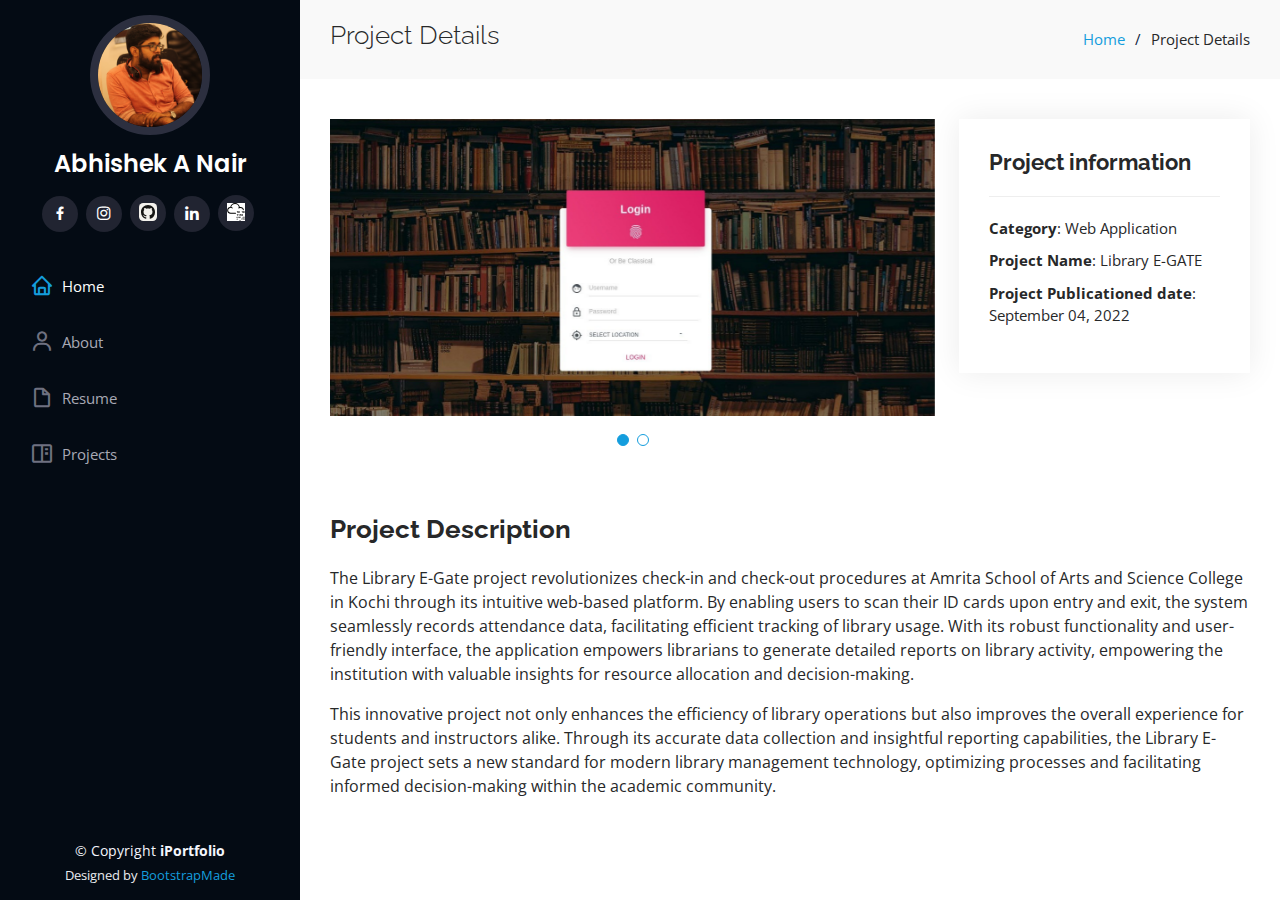
<file: portfolio-details1.html>
<!DOCTYPE html>
<html lang="en">

<head>
  <meta charset="utf-8">
  <meta content="width=device-width, initial-scale=1.0" name="viewport">

  <title>Portfolio Details - iPortfolio Bootstrap Template</title>
  <meta content="" name="description">
  <meta content="" name="keywords">

  <!-- Favicons -->
  <link href="assets/img/favicon.png" rel="icon">
  <link href="assets/img/apple-touch-icon.png" rel="apple-touch-icon">

  <!-- Google Fonts -->
  <link
    href="https://fonts.googleapis.com/css?family=Open+Sans:300,300i,400,400i,600,600i,700,700i|Raleway:300,300i,400,400i,500,500i,600,600i,700,700i|Poppins:300,300i,400,400i,500,500i,600,600i,700,700i"
    rel="stylesheet">

  <!-- Vendor CSS Files -->
  <link href="assets/vendor/aos/aos.css" rel="stylesheet">
  <link href="assets/vendor/bootstrap/css/bootstrap.min.css" rel="stylesheet">
  <link href="assets/vendor/bootstrap-icons/bootstrap-icons.css" rel="stylesheet">
  <link href="assets/vendor/boxicons/css/boxicons.min.css" rel="stylesheet">
  <link href="assets/vendor/glightbox/css/glightbox.min.css" rel="stylesheet">
  <link href="assets/vendor/swiper/swiper-bundle.min.css" rel="stylesheet">

  <!-- Template Main CSS File -->
  <link href="assets/css/style.css" rel="stylesheet">


</head>

<body>

  <!-- ======= Mobile nav toggle button ======= -->
  <i class="bi bi-list mobile-nav-toggle d-xl-none"></i>

  <!-- ======= Header ======= -->
  <header id="header">
    <div class="d-flex flex-column">

      <div class="profile">
        <img src="assets/img/IMG_5495.JPG" alt="" class="img-fluid rounded-circle">
        <h1 class="text-light"><a href="index.html">Abhishek A Nair</a></h1>
        <div class="social-links mt-3 text-center">

          <a href="https://www.facebook.com/abhisheknair1289" target="_blank" class="facebook"><i
              class="bx bxl-facebook"></i></a>
          <a href="https://www.instagram.com/_itz_me_abhi_1289_/" target="_blank" class="instagram"><i
              class="bx bxl-instagram"></i></a>
          <a href="https://github.com/AbhishekNair1289" target="_blank" class="skill-icons--github-light"><i
              class="skill-icons--github-light"></i></a>
          <a href="https://www.linkedin.com/in/abhishek-a-nair-a05391196/" target="_blank" class="linkedin"><i
              class="bx bxl-linkedin"></i></a>
          <a href="https://tryhackme.com/p/ateesabhi" target="_blank" class="simple-icons--tryhackme"><i
              class="simple-icons--tryhackme"></i></a>
        </div>
      </div>

      <nav id="navbar" class="nav-menu navbar">
        <ul>
          <li><a href="#hero" class="nav-link scrollto active"><i class="bx bx-home"></i> <span>Home</span></a></li>
          <li><a href="#about" class="nav-link scrollto"><i class="bx bx-user"></i> <span>About</span></a></li>
          <li><a href="#resume" class="nav-link scrollto"><i class="bx bx-file-blank"></i> <span>Resume</span></a></li>
          <li><a href="#portfolio" class="nav-link scrollto"><i class="bx bx-book-content"></i>
              <span>Projects</span></a></li>

        </ul>
      </nav><!-- .nav-menu -->
    </div>
  </header><!-- End Header -->

  <main id="main">

    <!-- ======= Breadcrumbs ======= -->
    <section id="breadcrumbs" class="breadcrumbs">
      <div class="container">

        <div class="d-flex justify-content-between align-items-center">
          <h2>Project Details</h2>
          <ol>
            <li><a href="index.html">Home</a></li>
            <li>Project Details</li>
          </ol>
        </div>

      </div>
    </section><!-- End Breadcrumbs -->

    <!-- ======= Portfolio Details Section ======= -->
    <section id="portfolio-details" class="portfolio-details">
      <div class="container">

        <div class="row gy-4">

          <div class="col-lg-8">
            <div class="portfolio-details-slider swiper">
              <div class="swiper-wrapper align-items-center">

                <div class="swiper-slide">
                  <img src="assets/img/portfolio/library.jpg" alt="">
                </div>

                <div class="swiper-slide">
                  <img src="assets/img/portfolio/library.jpg" alt="">
                </div>
              </div>
              <div class="swiper-pagination"></div>
            </div>
          </div>

          <div class="col-lg-4">
            <div class="portfolio-info">
              <h3>Project information</h3>
              <ul>
                <li><strong>Category</strong>: Web Application</li>
                
                <li><strong>Project Name</strong>: Library E-GATE</li>
                <li><strong>Project Publicationed date</strong>: September 04, 2022</li>
                
              </ul>
            </div>

          </div>
          <div class="portfolio-description">
            <h2>Project Description</h2>
            <p>
              The Library E-Gate project revolutionizes check-in and check-out procedures at Amrita School of Arts and
              Science College in Kochi through its intuitive web-based platform. By enabling users to scan their ID
              cards upon entry and exit, the system seamlessly records attendance data, facilitating efficient tracking
              of library usage. With its robust functionality and user-friendly interface, the application empowers
              librarians to generate detailed reports on library activity, empowering the institution with valuable
              insights for resource allocation and decision-making.
            </p>
            <p>
              This innovative project not only enhances the efficiency of library operations but also improves the
              overall experience for students and instructors alike. Through its accurate data collection and insightful
              reporting capabilities, the Library E-Gate project sets a new standard for modern library management
              technology, optimizing processes and facilitating informed decision-making within the academic community.
            </p>
          </div>

        </div>

      </div>
    </section><!-- End Portfolio Details Section -->

  </main><!-- End #main -->

  <!-- ======= Footer ======= -->
  <footer id="footer">
    <div class="container">
      <div class="copyright">
        &copy; Copyright <strong><span>iPortfolio</span></strong>
      </div>
      <div class="credits">
        
        Designed by <a href="https://bootstrapmade.com/">BootstrapMade</a>
      </div>
    </div>
  </footer><!-- End  Footer -->

  <a href="#" class="back-to-top d-flex align-items-center justify-content-center"><i
      class="bi bi-arrow-up-short"></i></a>

  <!-- Vendor JS Files -->
  <script src="assets/vendor/purecounter/purecounter_vanilla.js"></script>
  <script src="assets/vendor/aos/aos.js"></script>
  <script src="assets/vendor/bootstrap/js/bootstrap.bundle.min.js"></script>
  <script src="assets/vendor/glightbox/js/glightbox.min.js"></script>
  <script src="assets/vendor/isotope-layout/isotope.pkgd.min.js"></script>
  <script src="assets/vendor/swiper/swiper-bundle.min.js"></script>
  <script src="assets/vendor/typed.js/typed.umd.js"></script>
  <script src="assets/vendor/waypoints/noframework.waypoints.js"></script>
  <script src="assets/vendor/php-email-form/validate.js"></script>

  <!-- Template Main JS File -->
  <script src="assets/js/main.js"></script>

</body>

</html>
</file>
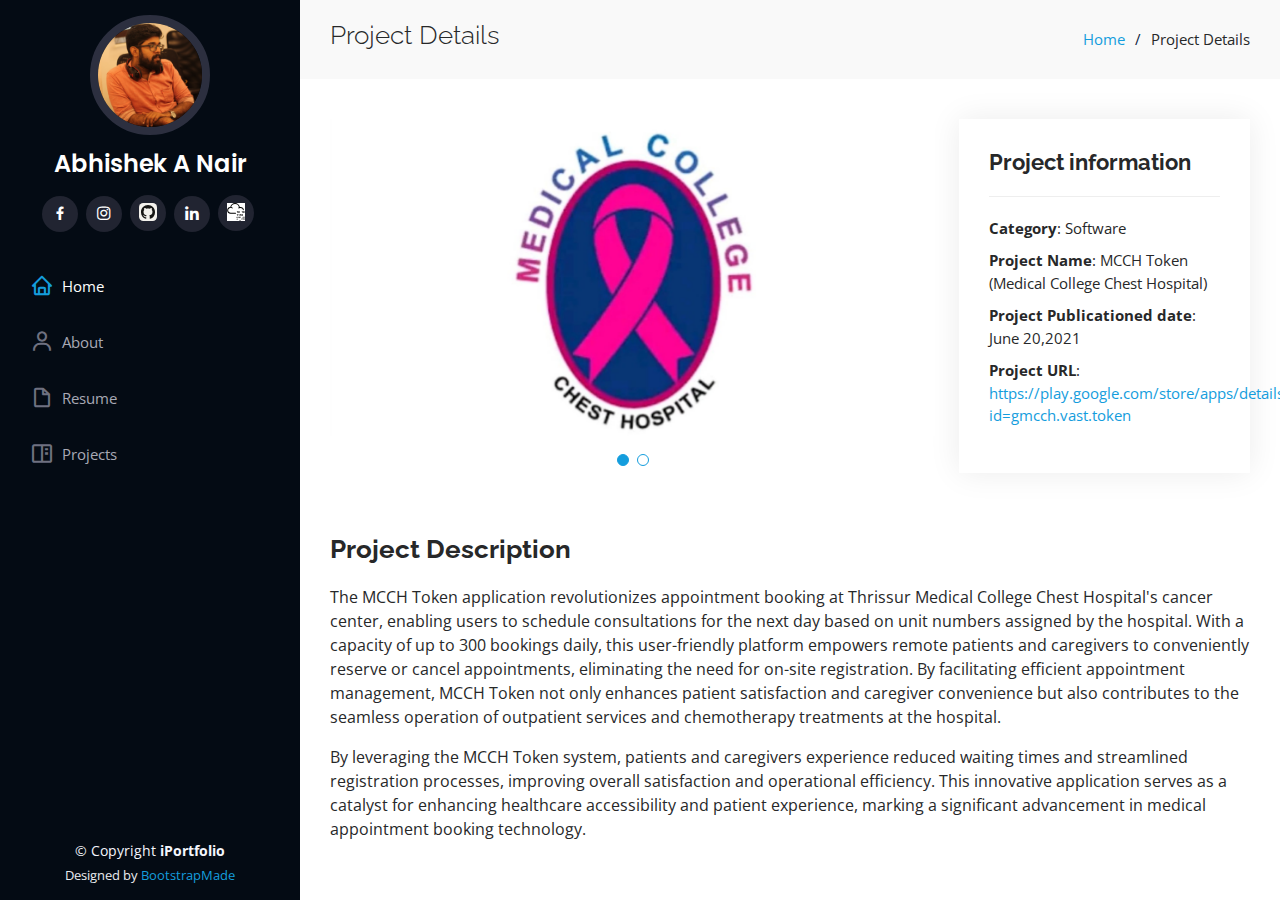
<file: portfolio-details2.html>
<!DOCTYPE html>
<html lang="en">

<head>
  <meta charset="utf-8">
  <meta content="width=device-width, initial-scale=1.0" name="viewport">

  <title>Portfolio Details - iPortfolio Bootstrap Template</title>
  <meta content="" name="description">
  <meta content="" name="keywords">

  <!-- Favicons -->
  <link href="assets/img/favicon.png" rel="icon">
  <link href="assets/img/apple-touch-icon.png" rel="apple-touch-icon">

  <!-- Google Fonts -->
  <link
    href="https://fonts.googleapis.com/css?family=Open+Sans:300,300i,400,400i,600,600i,700,700i|Raleway:300,300i,400,400i,500,500i,600,600i,700,700i|Poppins:300,300i,400,400i,500,500i,600,600i,700,700i"
    rel="stylesheet">

  <!-- Vendor CSS Files -->
  <link href="assets/vendor/aos/aos.css" rel="stylesheet">
  <link href="assets/vendor/bootstrap/css/bootstrap.min.css" rel="stylesheet">
  <link href="assets/vendor/bootstrap-icons/bootstrap-icons.css" rel="stylesheet">
  <link href="assets/vendor/boxicons/css/boxicons.min.css" rel="stylesheet">
  <link href="assets/vendor/glightbox/css/glightbox.min.css" rel="stylesheet">
  <link href="assets/vendor/swiper/swiper-bundle.min.css" rel="stylesheet">

  <!-- Template Main CSS File -->
  <link href="assets/css/style.css" rel="stylesheet">

</head>

<body>

  <!-- ======= Mobile nav toggle button ======= -->
  <i class="bi bi-list mobile-nav-toggle d-xl-none"></i>

  <!-- ======= Header ======= -->
  <header id="header">
    <div class="d-flex flex-column">

      <div class="profile">
        <img src="assets/img/IMG_5495.JPG" alt="" class="img-fluid rounded-circle">
        <h1 class="text-light"><a href="index.html">Abhishek A Nair</a></h1>
        <div class="social-links mt-3 text-center">

          <a href="https://www.facebook.com/abhisheknair1289" target="_blank" class="facebook"><i
              class="bx bxl-facebook"></i></a>
          <a href="https://www.instagram.com/_itz_me_abhi_1289_/" target="_blank" class="instagram"><i
              class="bx bxl-instagram"></i></a>
          <a href="https://github.com/AbhishekNair1289" target="_blank" class="skill-icons--github-light"><i
              class="skill-icons--github-light"></i></a>
          <a href="https://www.linkedin.com/in/abhishek-a-nair-a05391196/" target="_blank" class="linkedin"><i
              class="bx bxl-linkedin"></i></a>
          <a href="https://tryhackme.com/p/ateesabhi" target="_blank" class="simple-icons--tryhackme"><i
              class="simple-icons--tryhackme"></i></a>
        </div>
      </div>

      <nav id="navbar" class="nav-menu navbar">
        <ul>
          <li><a href="#hero" class="nav-link scrollto active"><i class="bx bx-home"></i> <span>Home</span></a></li>
          <li><a href="#about" class="nav-link scrollto"><i class="bx bx-user"></i> <span>About</span></a></li>
          <li><a href="#resume" class="nav-link scrollto"><i class="bx bx-file-blank"></i> <span>Resume</span></a></li>
          <li><a href="#portfolio" class="nav-link scrollto"><i class="bx bx-book-content"></i>
              <span>Projects</span></a></li>

        </ul>
      </nav><!-- .nav-menu -->
    </div>
  </header><!-- End Header -->

  <main id="main">

    <!-- ======= Breadcrumbs ======= -->
    <section id="breadcrumbs" class="breadcrumbs">
      <div class="container">

        <div class="d-flex justify-content-between align-items-center">
          <h2>Project Details</h2>
          <ol>
            <li><a href="index.html">Home</a></li>
            <li>Project Details</li>
          </ol>
        </div>

      </div>
    </section><!-- End Breadcrumbs -->

    <!-- ======= Portfolio Details Section ======= -->
    <section id="portfolio-details" class="portfolio-details">
      <div class="container">

        <div class="row gy-4">

          <div class="col-lg-8">
            <div class="portfolio-details-slider swiper">
              <div class="swiper-wrapper align-items-center">

                <div class="swiper-slide">
                  <img src="assets/img/portfolio/token.jpeg" alt="">
                </div>

                <div class="swiper-slide">
                  <img src="assets/img/portfolio/token.jpeg" alt="">
                </div>
              </div>
              <div class="swiper-pagination"></div>
            </div>
          </div>

          <div class="col-lg-4">
            <div class="portfolio-info">
              <h3>Project information</h3>
              <ul>
                <li><strong>Category</strong>: Software</li>
                <li><strong>Project Name</strong>: MCCH Token (Medical College Chest Hospital)</li>
                <li><strong>Project Publicationed date</strong>: June 20,2021</li>
                <li><strong>Project URL</strong>: <a
                    href="https://play.google.com/store/apps/details?id=gmcch.vast.token">https://play.google.com/store/apps/details?id=gmcch.vast.token</a>
                </li>
              </ul>
            </div>

          </div>
          <div class="portfolio-description">
            <h2>Project Description</h2>
            <p>
              The MCCH Token application revolutionizes appointment booking at Thrissur Medical College Chest Hospital's
              cancer center, enabling users to schedule consultations for the next day based on unit numbers assigned by
              the hospital. With a capacity of up to 300 bookings daily, this user-friendly platform empowers remote
              patients and caregivers to conveniently reserve or cancel appointments, eliminating the need for on-site
              registration. By facilitating efficient appointment management, MCCH Token not only enhances patient
              satisfaction and caregiver convenience but also contributes to the seamless operation of outpatient
              services and chemotherapy treatments at the hospital.</p>
            <p>
              By leveraging the MCCH Token system, patients and caregivers experience reduced waiting times and
              streamlined registration processes, improving overall satisfaction and operational efficiency. This
              innovative application serves as a catalyst for enhancing healthcare accessibility and patient experience,
              marking a significant advancement in medical appointment booking technology.
            </p>
          </div>

        </div>

      </div>
    </section><!-- End Portfolio Details Section -->

  </main><!-- End #main -->

  <!-- ======= Footer ======= -->
  <footer id="footer">
    <div class="container">
      <div class="copyright">
        &copy; Copyright <strong><span>iPortfolio</span></strong>
      </div>
      <div class="credits">
        Designed by <a href="https://bootstrapmade.com/">BootstrapMade</a>
      </div>
    </div>
  </footer><!-- End  Footer -->

  <a href="#" class="back-to-top d-flex align-items-center justify-content-center"><i
      class="bi bi-arrow-up-short"></i></a>

  <!-- Vendor JS Files -->
  <script src="assets/vendor/purecounter/purecounter_vanilla.js"></script>
  <script src="assets/vendor/aos/aos.js"></script>
  <script src="assets/vendor/bootstrap/js/bootstrap.bundle.min.js"></script>
  <script src="assets/vendor/glightbox/js/glightbox.min.js"></script>
  <script src="assets/vendor/isotope-layout/isotope.pkgd.min.js"></script>
  <script src="assets/vendor/swiper/swiper-bundle.min.js"></script>
  <script src="assets/vendor/typed.js/typed.umd.js"></script>
  <script src="assets/vendor/waypoints/noframework.waypoints.js"></script>
  <script src="assets/vendor/php-email-form/validate.js"></script>

  <!-- Template Main JS File -->
  <script src="assets/js/main.js"></script>

</body>

</html>
</file>
<file: assets/css/style.css>
/*--------------------------------------------------------------
# General
--------------------------------------------------------------*/
body {
  font-family: "Open Sans", sans-serif;
  color: #272829;
}
.skill-icons--github-light {
  display: inline-block;
  width: 1em;
  height: 1em;
  background-repeat: no-repeat;
  background-size: 100% 100%;
  background-image: url("data:image/svg+xml,%3Csvg xmlns='http://www.w3.org/2000/svg' viewBox='0 0 256 256'%3E%3Cg fill='none'%3E%3Crect width='256' height='256' fill='%23f4f2ed' rx='60'/%3E%3Cpath fill='%23161614' d='M128.001 30C72.779 30 28 74.77 28 130.001c0 44.183 28.653 81.667 68.387 94.89c4.997.926 6.832-2.169 6.832-4.81c0-2.385-.093-10.262-.136-18.618c-27.82 6.049-33.69-11.799-33.69-11.799c-4.55-11.559-11.104-14.632-11.104-14.632c-9.073-6.207.684-6.079.684-6.079c10.042.705 15.33 10.305 15.33 10.305c8.919 15.288 23.394 10.868 29.1 8.313c.898-6.464 3.489-10.875 6.349-13.372c-22.211-2.529-45.56-11.104-45.56-49.421c0-10.918 3.906-19.839 10.303-26.842c-1.039-2.519-4.462-12.69.968-26.464c0 0 8.398-2.687 27.508 10.25c7.977-2.215 16.531-3.326 25.03-3.364c8.498.038 17.06 1.149 25.051 3.365c19.087-12.939 27.473-10.25 27.473-10.25c5.443 13.773 2.019 23.945.98 26.463c6.412 7.003 10.292 15.924 10.292 26.842c0 38.409-23.394 46.866-45.662 49.341c3.587 3.104 6.783 9.189 6.783 18.519c0 13.38-.116 24.149-.116 27.443c0 2.661 1.8 5.779 6.869 4.797C199.383 211.64 228 174.169 228 130.001C228 74.771 183.227 30 128.001 30M65.454 172.453c-.22.497-1.002.646-1.714.305c-.726-.326-1.133-1.004-.898-1.502c.215-.512.999-.654 1.722-.311c.727.326 1.141 1.01.89 1.508m4.919 4.389c-.477.443-1.41.237-2.042-.462c-.654-.697-.777-1.629-.293-2.078c.491-.442 1.396-.235 2.051.462c.654.706.782 1.631.284 2.078m3.374 5.616c-.613.426-1.615.027-2.234-.863c-.613-.889-.613-1.955.013-2.383c.621-.427 1.608-.043 2.236.84c.611.904.611 1.971-.015 2.406m5.707 6.504c-.548.604-1.715.442-2.57-.383c-.874-.806-1.118-1.95-.568-2.555c.555-.606 1.729-.435 2.59.383c.868.804 1.133 1.957.548 2.555m7.376 2.195c-.242.784-1.366 1.14-2.499.807c-1.13-.343-1.871-1.26-1.642-2.052c.235-.788 1.364-1.159 2.505-.803c1.13.341 1.871 1.252 1.636 2.048m8.394.932c.028.824-.932 1.508-2.121 1.523c-1.196.027-2.163-.641-2.176-1.452c0-.833.939-1.51 2.134-1.53c1.19-.023 2.163.639 2.163 1.459m8.246-.316c.143.804-.683 1.631-1.864 1.851c-1.161.212-2.236-.285-2.383-1.083c-.144-.825.697-1.651 1.856-1.865c1.183-.205 2.241.279 2.391 1.097'/%3E%3C/g%3E%3C/svg%3E");
}
.simple-icons--tryhackme {
  display: inline-block;
  width: 1em;
  height: 1em;
  background-repeat: no-repeat;
  background-size: 100% 100%;
  background-image: url("data:image/svg+xml,%3Csvg xmlns='http://www.w3.org/2000/svg' viewBox='0 0 24 24'%3E%3Cpath fill='%23000' d='M10.705 0C7.54 0 4.902 2.285 4.349 5.291a4.525 4.525 0 0 0-4.107 4.5a4.525 4.525 0 0 0 4.52 4.52h6.761a.625.625 0 1 0 0-1.25H4.761a3.273 3.273 0 0 1-3.27-3.27A3.273 3.273 0 0 1 6.59 7.08a.625.625 0 0 0 .7-1.035a4.488 4.488 0 0 0-1.68-.69a5.223 5.223 0 0 1 5.096-4.104a5.221 5.221 0 0 1 5.174 4.57a4.489 4.489 0 0 0-.488.305a.625.625 0 1 0 .731 1.013a3.245 3.245 0 0 1 1.912-.616a3.278 3.278 0 0 1 3.203 2.61a.625.625 0 0 0 1.225-.251a4.533 4.533 0 0 0-4.428-3.61a4.54 4.54 0 0 0-.958.105C16.556 2.328 13.9 0 10.705 0m5.192 10.64a.925.925 0 0 0-.462.108a.913.913 0 0 0-.313.29a1.27 1.27 0 0 0-.175.427a2.39 2.39 0 0 0-.054.514c0 .181.018.353.054.517c.036.164.095.307.175.43a.899.899 0 0 0 .313.297c.127.073.281.11.462.11c.18 0 .334-.037.46-.11a.897.897 0 0 0 .309-.296c.08-.124.137-.267.173-.431c.036-.164.054-.336.054-.517c0-.18-.018-.352-.054-.514a1.271 1.271 0 0 0-.173-.426a.901.901 0 0 0-.309-.291a.917.917 0 0 0-.46-.108m6.486 0a.925.925 0 0 0-.462.108a.913.913 0 0 0-.313.29a1.27 1.27 0 0 0-.175.427a2.39 2.39 0 0 0-.053.514c0 .181.017.353.053.517c.036.164.095.307.175.43a.899.899 0 0 0 .313.297c.127.073.281.11.462.11c.18 0 .334-.037.46-.11a.897.897 0 0 0 .31-.296c.078-.124.136-.267.172-.431c.036-.164.054-.336.054-.517c0-.18-.018-.352-.054-.514a1.271 1.271 0 0 0-.173-.426a.901.901 0 0 0-.308-.291a.916.916 0 0 0-.461-.108m-8.537.068l-.84.618l.313.43l.476-.368v1.877h.603v-2.557zm6.486 0l-.841.618l.314.43l.477-.368v1.877h.603v-2.557zm-4.435.445c.08 0 .143.028.193.084c.05.057.087.127.114.21c.026.083.044.173.054.269a2.541 2.541 0 0 1 0 .533c-.01.097-.028.187-.054.27a.584.584 0 0 1-.114.21a.243.243 0 0 1-.193.085a.248.248 0 0 1-.195-.086a.584.584 0 0 1-.118-.209a1.245 1.245 0 0 1-.056-.27a2.645 2.645 0 0 1 0-.533c.01-.096.029-.186.056-.27a.583.583 0 0 1 .118-.209a.25.25 0 0 1 .195-.084m6.486 0c.08 0 .144.028.193.084c.05.057.087.127.114.21c.027.083.044.173.054.269a2.541 2.541 0 0 1 0 .533c-.01.097-.027.187-.054.27a.584.584 0 0 1-.114.21a.243.243 0 0 1-.193.085a.249.249 0 0 1-.195-.086a.581.581 0 0 1-.117-.209a1.245 1.245 0 0 1-.056-.27a2.642 2.642 0 0 1 0-.533c.01-.096.028-.186.056-.27a.58.58 0 0 1 .117-.209a.25.25 0 0 1 .195-.084m-2.191 3.51a.93.93 0 0 0-.463.109a.908.908 0 0 0-.312.291c-.08.122-.139.263-.175.426a2.383 2.383 0 0 0-.054.514c0 .18.018.353.054.516c.036.164.094.308.175.432a.91.91 0 0 0 .312.296a.92.92 0 0 0 .463.11c.18 0 .333-.037.46-.11a.892.892 0 0 0 .308-.296a1.32 1.32 0 0 0 .174-.432c.036-.163.054-.335.054-.516c0-.18-.018-.352-.054-.514a1.274 1.274 0 0 0-.174-.426a.89.89 0 0 0-.309-.291a.918.918 0 0 0-.46-.108zm-6.402.07l-.841.617l.314.43l.476-.369v1.878h.604v-2.557zm2.125 0l-.841.617l.314.43l.477-.369v1.878h.603v-2.557zm2.116 0l-.84.617l.313.43l.477-.369v1.878h.603v-2.557zm2.16.443c.08 0 .144.028.194.085a.605.605 0 0 1 .114.21c.026.083.044.172.053.269a2.639 2.639 0 0 1 0 .532a1.28 1.28 0 0 1-.053.27a.585.585 0 0 1-.114.21a.244.244 0 0 1-.193.085a.25.25 0 0 1-.196-.085a.589.589 0 0 1-.117-.21a1.245 1.245 0 0 1-.056-.27a2.597 2.597 0 0 1 0-.532c.01-.097.028-.186.056-.27a.589.589 0 0 1 .117-.209a.249.249 0 0 1 .196-.085zm-6.729 3.073a.676.676 0 0 0-.335.078a.661.661 0 0 0-.227.211a.91.91 0 0 0-.127.31c-.027.118-.04.242-.04.373s.013.256.04.375a.93.93 0 0 0 .127.313a.65.65 0 0 0 .227.215c.092.053.204.08.335.08a.655.655 0 0 0 .334-.08a.65.65 0 0 0 .225-.215c.057-.09.1-.194.125-.313a1.75 1.75 0 0 0 .04-.375c0-.13-.014-.255-.04-.373a.931.931 0 0 0-.125-.31a.658.658 0 0 0-.225-.21a.667.667 0 0 0-.334-.08zm3.086 0a.675.675 0 0 0-.336.078a.661.661 0 0 0-.226.211a.907.907 0 0 0-.127.31a1.69 1.69 0 0 0-.04.373c0 .131.013.256.04.375a.928.928 0 0 0 .127.313c.058.09.134.162.226.215c.093.053.205.08.336.08a.655.655 0 0 0 .334-.08a.65.65 0 0 0 .224-.215c.058-.09.1-.194.126-.313a1.752 1.752 0 0 0 0-.748a.94.94 0 0 0-.126-.31a.657.657 0 0 0-.224-.21a.667.667 0 0 0-.334-.08zm5.108 0a.675.675 0 0 0-.336.078a.661.661 0 0 0-.226.211a.91.91 0 0 0-.127.31c-.027.118-.04.242-.04.373s.013.256.04.375a.931.931 0 0 0 .127.313c.058.09.134.162.226.215c.093.053.205.08.336.08c.13 0 .243-.027.334-.08a.65.65 0 0 0 .224-.215c.058-.09.1-.194.126-.313a1.75 1.75 0 0 0 .04-.375c0-.13-.014-.255-.04-.373a.943.943 0 0 0-.126-.31a.657.657 0 0 0-.224-.21a.668.668 0 0 0-.334-.08zm-6.658.05l-.61.448l.227.311l.346-.266v1.362h.438v-1.856zm3.068 0l-.61.448l.227.311l.346-.266v1.362h.438v-1.856zm5.108 0l-.611.448l.228.311l.346-.266v1.362h.438v-1.856zm-9.712.322c.058 0 .105.02.14.062a.421.421 0 0 1 .083.151a.96.96 0 0 1 .04.196a1.932 1.932 0 0 1 0 .386a.954.954 0 0 1-.04.197a.421.421 0 0 1-.083.152a.176.176 0 0 1-.14.061a.18.18 0 0 1-.141-.06a.427.427 0 0 1-.085-.153a.887.887 0 0 1-.041-.197a1.96 1.96 0 0 1 0-.386a.893.893 0 0 1 .04-.196a.42.42 0 0 1 .086-.151a.181.181 0 0 1 .141-.062m3.086 0c.058 0 .104.02.14.062a.421.421 0 0 1 .082.151a.94.94 0 0 1 .04.196a1.906 1.906 0 0 1 0 .386a.93.93 0 0 1-.04.197a.421.421 0 0 1-.082.152a.176.176 0 0 1-.14.061a.18.18 0 0 1-.141-.06a.42.42 0 0 1-.086-.153a.846.846 0 0 1-.04-.197a1.965 1.965 0 0 1-.011-.195c0-.057.004-.121.01-.191a.849.849 0 0 1 .041-.196a.42.42 0 0 1 .086-.151a.182.182 0 0 1 .141-.062m5.108 0c.058 0 .104.02.14.062a.421.421 0 0 1 .082.151a.92.92 0 0 1 .04.196a1.963 1.963 0 0 1 0 .386a.943.943 0 0 1-.04.197a.421.421 0 0 1-.082.152a.177.177 0 0 1-.14.061a.18.18 0 0 1-.142-.06a.437.437 0 0 1-.085-.153a.95.95 0 0 1-.04-.197a1.965 1.965 0 0 1-.011-.195c0-.057.004-.121.01-.191a.959.959 0 0 1 .04-.196a.47.47 0 0 1 .086-.151a.181.181 0 0 1 .142-.062m-1.684 1.814a.675.675 0 0 0-.336.079a.66.66 0 0 0-.227.21a.91.91 0 0 0-.127.31a1.731 1.731 0 0 0 0 .748a.939.939 0 0 0 .127.314c.059.09.134.162.227.215c.093.053.205.08.336.08a.66.66 0 0 0 .334-.08a.648.648 0 0 0 .224-.215c.058-.09.1-.195.126-.314a1.737 1.737 0 0 0-.001-.747a.928.928 0 0 0-.125-.31a.65.65 0 0 0-.224-.211a.668.668 0 0 0-.334-.079m3.063 0a.676.676 0 0 0-.336.079a.664.664 0 0 0-.227.21a.906.906 0 0 0-.127.31a1.74 1.74 0 0 0 0 .748a.936.936 0 0 0 .127.314a.66.66 0 0 0 .227.215c.092.053.204.08.336.08a.654.654 0 0 0 .334-.08a.648.648 0 0 0 .223-.215c.058-.09.1-.195.126-.314a1.74 1.74 0 0 0 0-.747a.928.928 0 0 0-.126-.31a.65.65 0 0 0-.223-.211a.666.666 0 0 0-.334-.079m-1.545.05l-.611.448l.228.312l.346-.267v1.363h.438v-1.856zm-1.518.323c.057 0 .104.02.14.061a.42.42 0 0 1 .082.152a.91.91 0 0 1 .04.195a1.966 1.966 0 0 1 0 .387a.951.951 0 0 1-.04.197a.421.421 0 0 1-.082.152a.177.177 0 0 1-.14.06a.18.18 0 0 1-.142-.06a.428.428 0 0 1-.085-.152a.914.914 0 0 1-.04-.197a1.96 1.96 0 0 1-.011-.195c0-.058.003-.122.01-.192a.923.923 0 0 1 .041-.195c.02-.06.048-.11.085-.152a.181.181 0 0 1 .142-.061m3.063 0c.057 0 .104.02.14.061a.42.42 0 0 1 .082.152a.94.94 0 0 1 .04.195a1.91 1.91 0 0 1 0 .387a.93.93 0 0 1-.04.197a.422.422 0 0 1-.083.152a.175.175 0 0 1-.14.06a.18.18 0 0 1-.141-.06a.423.423 0 0 1-.085-.152a.907.907 0 0 1-.04-.197a1.95 1.95 0 0 1 0-.387a.915.915 0 0 1 .04-.195c.02-.06.048-.11.085-.152a.182.182 0 0 1 .142-.061m-9.713.185a.465.465 0 0 0-.232.055a.456.456 0 0 0-.157.146a.627.627 0 0 0-.089.215a1.168 1.168 0 0 0-.027.259c0 .09.009.177.027.26a.648.648 0 0 0 .089.216c.04.063.093.112.157.149a.459.459 0 0 0 .232.056c.09 0 .168-.02.231-.056a.45.45 0 0 0 .156-.149a.67.67 0 0 0 .087-.217a1.218 1.218 0 0 0 0-.518a.647.647 0 0 0-.087-.215a.448.448 0 0 0-.156-.146a.458.458 0 0 0-.23-.055zm1.052.035l-.423.31l.158.217l.24-.185v.944h.303v-1.286zm-1.052.224c.04 0 .073.014.097.042a.284.284 0 0 1 .057.105a.69.69 0 0 1 .028.136c.004.049.007.092.007.133c0 .04-.003.086-.007.135a.684.684 0 0 1-.028.136a.285.285 0 0 1-.057.105a.123.123 0 0 1-.097.043a.125.125 0 0 1-.098-.043a.298.298 0 0 1-.059-.105a.612.612 0 0 1-.028-.136a1.39 1.39 0 0 1 0-.268a.62.62 0 0 1 .028-.136a.297.297 0 0 1 .06-.105a.125.125 0 0 1 .097-.042m3.775 1.394a.463.463 0 0 0-.232.054a.452.452 0 0 0-.157.146a.621.621 0 0 0-.088.214a1.19 1.19 0 0 0 0 .519a.641.641 0 0 0 .088.217a.46.46 0 0 0 .157.15a.458.458 0 0 0 .232.054a.454.454 0 0 0 .232-.055a.45.45 0 0 0 .155-.149a.664.664 0 0 0 .087-.217a1.189 1.189 0 0 0 0-.519a.642.642 0 0 0-.087-.214a.446.446 0 0 0-.155-.146a.459.459 0 0 0-.232-.054m1.052.034l-.423.31l.158.216l.24-.185v.945h.303V22.68zm-1.052.223c.04 0 .073.014.098.043a.3.3 0 0 1 .057.105a.643.643 0 0 1 .027.135a1.31 1.31 0 0 1 0 .268a.654.654 0 0 1-.027.137a.307.307 0 0 1-.057.105a.124.124 0 0 1-.098.042a.125.125 0 0 1-.098-.042a.293.293 0 0 1-.059-.105a.618.618 0 0 1-.028-.137a1.364 1.364 0 0 1 0-.268a.612.612 0 0 1 .028-.135a.287.287 0 0 1 .06-.105a.123.123 0 0 1 .097-.043'/%3E%3C/svg%3E");

  background-color: currentColor;
  -webkit-mask-image: var(--svg);
  mask-image: var(--svg);
  -webkit-mask-repeat: no-repeat;
  mask-repeat: no-repeat;
  -webkit-mask-size: 100% 100%;
  mask-size: 100% 100%;
}
a {
  color: #149ddd;
  text-decoration: none;
}

a:hover {
  color: #37b3ed;
  text-decoration: none;
}

h1,
h2,
h3,
h4,
h5,
h6 {
  font-family: "Raleway", sans-serif;
}

/*--------------------------------------------------------------
# Back to top button
--------------------------------------------------------------*/
.back-to-top {
  position: fixed;
  visibility: hidden;
  opacity: 0;
  right: 15px;
  bottom: 15px;
  z-index: 996;
  background: #149ddd;
  width: 40px;
  height: 40px;
  border-radius: 50px;
  transition: all 0.4s;
}

.back-to-top i {
  font-size: 28px;
  color: #fff;
  line-height: 0;
}

.back-to-top:hover {
  background: #2eafec;
  color: #fff;
}

.back-to-top.active {
  visibility: visible;
  opacity: 1;
}

/*--------------------------------------------------------------
# Header
--------------------------------------------------------------*/
#header {
  position: fixed;
  top: 0;
  left: 0;
  bottom: 0;
  width: 300px;
  transition: all ease-in-out 0.5s;
  z-index: 9997;
  transition: all 0.5s;
  padding: 0 15px;
  background: #040b14;
  overflow-y: auto;
}
#header .profile {
  display: block;
}
#header .profile img {
  margin: 15px auto;
  display: block;
  width: 120px;
  border: 8px solid #2c2f3f;
}

#header .profile h1 {
  font-size: 24px;
  margin: 0;
  padding: 0;
  font-weight: 600;
  -moz-text-align-last: center;
  text-align-last: center;
  font-family: "Poppins", sans-serif;
}

#header .profile h1 a,
#header .profile h1 a:hover {
  color: #fff;
  text-decoration: none;
}

#header .profile .social-links a {
  font-size: 18px;
  display: inline-block;
  background: #212431;
  color: #fff;
  line-height: 1;
  padding: 8px 0;
  margin-right: 4px;
  border-radius: 50%;
  text-align: center;
  width: 36px;
  height: 36px;
  transition: 0.3s;
}

#header .profile .social-links a:hover {
  background: #149ddd;
  color: #fff;
  text-decoration: none;
}

#main {
  margin-left: 300px;
}

.container,
.container-fluid {
  padding-left: 30px;
  padding-right: 30px;
}

@media (max-width: 1199px) {
  #header {
    left: -300px;
  }

  #main {
    margin-left: 0;
  }

  .container,
  .container-fluid {
    padding-left: 12px;
    padding-right: 12px;
  }
}

/*--------------------------------------------------------------
# Navigation Menu
--------------------------------------------------------------*/
/* Desktop Navigation */
.nav-menu {
  padding: 30px 0 0 0;
}

.nav-menu * {
  margin: 0;
  padding: 0;
  list-style: none;
}

.nav-menu > ul > li {
  position: relative;
  white-space: nowrap;
}

.nav-menu a,
.nav-menu a:focus {
  display: flex;
  align-items: center;
  color: #a8a9b4;
  padding: 12px 15px;
  margin-bottom: 8px;
  transition: 0.3s;
  font-size: 15px;
}

.nav-menu a i,
.nav-menu a:focus i {
  font-size: 24px;
  padding-right: 8px;
  color: #6f7180;
}

.nav-menu a:hover,
.nav-menu .active,
.nav-menu .active:focus,
.nav-menu li:hover > a {
  text-decoration: none;
  color: #fff;
}

.nav-menu a:hover i,
.nav-menu .active i,
.nav-menu .active:focus i,
.nav-menu li:hover > a i {
  color: #149ddd;
}

/* Mobile Navigation */
.mobile-nav-toggle {
  position: fixed;
  right: 15px;
  top: 15px;
  z-index: 9998;
  border: 0;
  font-size: 24px;
  transition: all 0.4s;
  outline: none !important;
  background-color: #149ddd;
  color: #fff;
  width: 40px;
  height: 40px;
  display: inline-flex;
  align-items: center;
  justify-content: center;
  line-height: 0;
  border-radius: 50px;
  cursor: pointer;
}

.mobile-nav-active {
  overflow: hidden;
}

.mobile-nav-active #header {
  left: 0;
}

/*--------------------------------------------------------------
# Hero Section
--------------------------------------------------------------*/
#hero {
  width: 100%;
  height: 100vh;
  background: url("../img/IMG_5534.JPG") top center;
  background-size: cover;
}

#hero:before {
  content: "";
  background: rgba(5, 13, 24, 0.3);
  position: absolute;
  bottom: 0;
  top: 0;
  left: 0;
  right: 0;
  z-index: 1;
}

#hero .hero-container {
  position: relative;
  z-index: 2;
  min-width: 300px;
}

#hero h1 {
  margin: 0 0 10px 0;
  font-size: 64px;
  font-weight: 700;
  line-height: 56px;
  color: #fff;
}

#hero p {
  color: #fff;
  margin-bottom: 50px;
  font-size: 26px;
  font-family: "Poppins", sans-serif;
}

#hero p span {
  color: #fff;
  padding-bottom: 4px;
  letter-spacing: 1px;
  border-bottom: 3px solid #149ddd;
}

@media (min-width: 1024px) {
  #hero {
    background-attachment: fixed;
  }
}

@media (max-width: 768px) {
  #hero h1 {
    font-size: 28px;
    line-height: 36px;
  }

  #hero h2 {
    font-size: 18px;
    line-height: 24px;
    margin-bottom: 30px;
  }
}

/*--------------------------------------------------------------
# Sections General
--------------------------------------------------------------*/
section {
  padding: 40px 0;
  overflow: hidden;
}

.section-bg {
  background: #f5f8fd;
}

.section-title {
  padding-bottom: 30px;
}

.section-title h2 {
  font-size: 32px;
  font-weight: bold;
  margin-bottom: 20px;
  padding-bottom: 20px;
  position: relative;
  color: #173b6c;
}

.section-title h2::after {
  content: "";
  position: absolute;
  display: block;
  width: 50px;
  height: 3px;
  background: #149ddd;
  bottom: 0;
  left: 0;
}

.section-title p {
  margin-bottom: 0;
}

/*--------------------------------------------------------------
# About
--------------------------------------------------------------*/
.about .content h3 {
  font-weight: 700;
  font-size: 26px;
  color: #173b6c;
}

.about .content ul {
  list-style: none;
  padding: 0;
}

.about .content ul li {
  margin-bottom: 20px;
  display: flex;
  align-items: center;
}

.about .content ul strong {
  margin-right: 10px;
}

.about .content ul i {
  font-size: 16px;
  margin-right: 5px;
  color: #149ddd;
  line-height: 0;
}

.about .content p:last-child {
  margin-bottom: 0;
}

/*--------------------------------------------------------------
# Facts
--------------------------------------------------------------*/
.facts {
  padding-bottom: 30px;
}

.facts .count-box {
  padding: 30px;
  width: 100%;
}

.facts .count-box i {
  display: block;
  font-size: 44px;
  color: #149ddd;
  float: left;
  line-height: 0;
}

.facts .count-box span {
  font-size: 48px;
  line-height: 40px;
  display: block;
  font-weight: 700;
  color: #050d18;
  margin-left: 60px;
}

.facts .count-box p {
  padding: 15px 0 0 0;
  margin: 0 0 0 60px;
  font-family: "Raleway", sans-serif;
  font-size: 14px;
  color: #122f57;
}

.facts .count-box a {
  font-weight: 600;
  display: block;
  margin-top: 20px;
  color: #122f57;
  font-size: 15px;
  font-family: "Poppins", sans-serif;
  transition: ease-in-out 0.3s;
}

.facts .count-box a:hover {
  color: #1f5297;
}

/*--------------------------------------------------------------
# Akills
--------------------------------------------------------------*/
.skills .progress {
  height: fit-content;
  width: fit-content;
  display: block;
  background: none;
  border-radius: 0;
}

.skills .progress .skill {
  padding: 0;
  margin: 0 0 6px 0;
  text-transform: uppercase;
  display: block;
  font-weight: 600;
  font-family: "Poppins", sans-serif;
  color: #050d18;
}

.skills .progress .skill .val {
  float: right;
  font-style: normal;
}

.skills .progress-bar-wrap {
  background: #dce8f8;
  height: 10px;
}

.skills .progress-bar {
  width: 1px;
  height: 10px;
  transition: 0.9s;
  background-color: #149ddd;
}

/*--------------------------------------------------------------
# Resume
--------------------------------------------------------------*/
.resume .resume-title {
  font-size: 26px;
  font-weight: 700;
  /* margin-top: 10px; */
  margin-bottom: 20px;
  color: #050d18;
}

.resume .resume-item {
  padding: 0 0 20px 20px;
  margin-top: -2px;
  border-left: 2px solid #1f5297;
  position: relative;
}

.resume .resume-item h4 {
  line-height: 18px;
  font-size: 18px;
  font-weight: 600;
  text-transform: uppercase;
  font-family: "Poppins", sans-serif;
  color: #050d18;
  margin-bottom: 10px;
}

.resume .resume-item h5 {
  font-size: 16px;
  background: #e4edf9;
  padding: 5px 15px;
  display: inline-block;
  font-weight: 600;
  margin-bottom: 10px;
}

.resume .resume-item ul {
  padding-left: 20px;
}

.resume .resume-item ul li {
  padding-bottom: 10px;
}

.resume .resume-item:last-child {
  padding-bottom: 0;
}

.resume .resume-item::before {
  content: "";
  position: absolute;
  width: 16px;
  height: 16px;
  border-radius: 50px;
  left: -9px;
  top: 0;
  background: #fff;
  border: 2px solid #1f5297;
}

/*--------------------------------------------------------------
# Portfolio
--------------------------------------------------------------*/
.portfolio .portfolio-item {
  margin-bottom: 30px;
}

.portfolio #portfolio-flters {
  padding: 0;
  margin: 0 auto 35px auto;
  list-style: none;
  text-align: center;
  background: #fff;
  border-radius: 50px;
  padding: 2px 15px;
}

.portfolio #portfolio-flters li {
  cursor: pointer;
  display: inline-block;
  padding: 10px 15px 8px 15px;
  font-size: 14px;
  font-weight: 600;
  line-height: 1;
  text-transform: uppercase;
  color: #272829;
  margin-bottom: 5px;
  transition: all 0.3s ease-in-out;
}

.portfolio #portfolio-flters li:hover,
.portfolio #portfolio-flters li.filter-active {
  color: #149ddd;
}

.portfolio #portfolio-flters li:last-child {
  margin-right: 0;
}

.portfolio .portfolio-wrap {
  transition: 0.3s;
  position: relative;
  overflow: hidden;
  z-index: 1;
}

.portfolio .portfolio-wrap::before {
  content: "";
  background: rgba(255, 255, 255, 0.5);
  position: absolute;
  left: 0;
  right: 0;
  top: 0;
  bottom: 0;
  transition: all ease-in-out 0.3s;
  z-index: 2;
  opacity: 0;
}

.portfolio .portfolio-wrap .portfolio-links {
  opacity: 1;
  left: 0;
  right: 0;
  bottom: -60px;
  z-index: 3;
  position: absolute;
  transition: all ease-in-out 0.3s;
  display: flex;
  justify-content: center;
}

.portfolio .portfolio-wrap .portfolio-links a {
  color: #fff;
  font-size: 28px;
  text-align: center;
  background: rgba(20, 157, 221, 0.75);
  transition: 0.3s;
  width: 50%;
}

.portfolio .portfolio-wrap .portfolio-links a:hover {
  background: rgba(20, 157, 221, 0.95);
}

.portfolio .portfolio-wrap .portfolio-links a + a {
  border-left: 1px solid #37b3ed;
}

.portfolio .portfolio-wrap:hover::before {
  top: 0;
  left: 0;
  right: 0;
  bottom: 0;
  opacity: 1;
}

.portfolio .portfolio-wrap:hover .portfolio-links {
  opacity: 1;
  bottom: 0;
}

/*--------------------------------------------------------------
# Portfolio Details
--------------------------------------------------------------*/
.portfolio-details {
  padding-top: 40px;
}

.portfolio-details .portfolio-details-slider img {
  width: 100%;
}

.portfolio-details .portfolio-details-slider .swiper-pagination {
  margin-top: 20px;
  position: relative;
}

.portfolio-details
  .portfolio-details-slider
  .swiper-pagination
  .swiper-pagination-bullet {
  width: 12px;
  height: 12px;
  background-color: #fff;
  opacity: 1;
  border: 1px solid #149ddd;
}

.portfolio-details
  .portfolio-details-slider
  .swiper-pagination
  .swiper-pagination-bullet-active {
  background-color: #149ddd;
}

.portfolio-details .portfolio-info {
  padding: 30px;
  box-shadow: 0px 0 30px rgba(5, 13, 24, 0.08);
}

.portfolio-details .portfolio-info h3 {
  font-size: 22px;
  font-weight: 700;
  margin-bottom: 20px;
  padding-bottom: 20px;
  border-bottom: 1px solid #eee;
}

.portfolio-details .portfolio-info ul {
  list-style: none;
  padding: 0;
  font-size: 15px;
}

.portfolio-details .portfolio-info ul li + li {
  margin-top: 10px;
}

.portfolio-details .portfolio-description {
  padding-top: 30px;
}

.portfolio-details .portfolio-description h2 {
  font-size: 26px;
  font-weight: 700;
  margin-bottom: 20px;
}

.portfolio-details .portfolio-description p {
  padding: 0;
}

/*--------------------------------------------------------------
# Services
--------------------------------------------------------------*/
.services .icon-box {
  margin-bottom: 20px;
}

.services .icon {
  float: left;
  display: flex;
  align-items: center;
  justify-content: center;
  width: 54px;
  height: 54px;
  background: #149ddd;
  border-radius: 50%;
  transition: 0.5s;
  border: 1px solid #149ddd;
}

.services .icon i {
  color: #fff;
  font-size: 24px;
  line-height: 0;
}

.services .icon-box:hover .icon {
  background: #fff;
}

.services .icon-box:hover .icon i {
  color: #149ddd;
}

.services .title {
  margin-left: 80px;
  font-weight: 700;
  margin-bottom: 15px;
  font-size: 18px;
}

.services .title a {
  color: #343a40;
}

.services .title a:hover {
  color: #149ddd;
}

.services .description {
  margin-left: 80px;
  line-height: 24px;
  font-size: 14px;
}

/*--------------------------------------------------------------
# Testimonials
--------------------------------------------------------------*/
.testimonials .testimonials-carousel,
.testimonials .testimonials-slider {
  overflow: hidden;
}

.testimonials .testimonial-item {
  box-sizing: content-box;
  text-align: center;
  min-height: 320px;
}

.testimonials .testimonial-item .testimonial-img {
  width: 90px;
  border-radius: 50%;
  margin: 0 auto;
}

.testimonials .testimonial-item h3 {
  font-size: 18px;
  font-weight: bold;
  margin: 10px 0 5px 0;
  color: #111;
}

.testimonials .testimonial-item h4 {
  font-size: 14px;
  color: #999;
  margin: 0;
}

.testimonials .testimonial-item .quote-icon-left,
.testimonials .testimonial-item .quote-icon-right {
  color: #c3e8fa;
  font-size: 26px;
}

.testimonials .testimonial-item .quote-icon-left {
  display: inline-block;
  left: -5px;
  position: relative;
}

.testimonials .testimonial-item .quote-icon-right {
  display: inline-block;
  right: -5px;
  position: relative;
  top: 10px;
}

.testimonials .testimonial-item p {
  font-style: italic;
  margin: 0 15px 15px 15px;
  padding: 20px;
  background: #fff;
  position: relative;
  margin-bottom: 35px;
  border-radius: 6px;
  box-shadow: 0px 2px 15px rgba(0, 0, 0, 0.1);
}

.testimonials .testimonial-item p::after {
  content: "";
  width: 0;
  height: 0;
  border-top: 20px solid #fff;
  border-right: 20px solid transparent;
  border-left: 20px solid transparent;
  position: absolute;
  bottom: -20px;
  left: calc(50% - 20px);
}

.testimonials .swiper-pagination {
  margin-top: 20px;
  position: relative;
}

.testimonials .swiper-pagination .swiper-pagination-bullet {
  width: 12px;
  height: 12px;
  background-color: #fff;
  opacity: 1;
  border: 1px solid #149ddd;
}

.testimonials .swiper-pagination .swiper-pagination-bullet-active {
  background-color: #149ddd;
}

/*--------------------------------------------------------------
# Contact
--------------------------------------------------------------*/
.contact {
  padding-bottom: 130px;
}

.contact .info {
  padding: 30px;
  background: #fff;
  width: 100%;
  box-shadow: 0 0 24px 0 rgba(0, 0, 0, 0.12);
}

.contact .info i {
  font-size: 20px;
  color: #149ddd;
  float: left;
  width: 44px;
  height: 44px;
  background: #dff3fc;
  display: flex;
  justify-content: center;
  align-items: center;
  border-radius: 50px;
  transition: all 0.3s ease-in-out;
}

.contact .info h4 {
  padding: 0 0 0 60px;
  font-size: 22px;
  font-weight: 600;
  margin-bottom: 5px;
  color: #050d18;
}

.contact .info p {
  padding: 0 0 10px 60px;
  margin-bottom: 20px;
  font-size: 14px;
  color: #173b6c;
}

.contact .info .email p {
  padding-top: 5px;
}

.contact .info .social-links {
  padding-left: 60px;
}

.contact .info .social-links a {
  font-size: 18px;
  display: inline-block;
  background: #333;
  color: #fff;
  line-height: 1;
  padding: 8px 0;
  border-radius: 50%;
  text-align: center;
  width: 36px;
  height: 36px;
  transition: 0.3s;
  margin-right: 10px;
}

.contact .info .social-links a:hover {
  background: #149ddd;
  color: #fff;
}

.contact .info .email:hover i,
.contact .info .address:hover i,
.contact .info .phone:hover i {
  background: #149ddd;
  color: #fff;
}

.contact .php-email-form {
  width: 100%;
  padding: 30px;
  background: #fff;
  box-shadow: 0 0 24px 0 rgba(0, 0, 0, 0.12);
}

.contact .php-email-form .form-group {
  padding-bottom: 8px;
}

.contact .php-email-form .validate {
  display: none;
  color: red;
  margin: 0 0 15px 0;
  font-weight: 400;
  font-size: 13px;
}

.contact .php-email-form .error-message {
  display: none;
  color: #fff;
  background: #ed3c0d;
  text-align: left;
  padding: 15px;
  font-weight: 600;
}

.contact .php-email-form .error-message br + br {
  margin-top: 25px;
}

.contact .php-email-form .sent-message {
  display: none;
  color: #fff;
  background: #18d26e;
  text-align: center;
  padding: 15px;
  font-weight: 600;
}

.contact .php-email-form .loading {
  display: none;
  background: #fff;
  text-align: center;
  padding: 15px;
}

.contact .php-email-form .loading:before {
  content: "";
  display: inline-block;
  border-radius: 50%;
  width: 24px;
  height: 24px;
  margin: 0 10px -6px 0;
  border: 3px solid #18d26e;
  border-top-color: #eee;
  animation: animate-loading 1s linear infinite;
}

.contact .php-email-form .form-group {
  margin-bottom: 15px;
}

.contact .php-email-form label {
  padding-bottom: 8px;
}

.contact .php-email-form input,
.contact .php-email-form textarea {
  border-radius: 0;
  box-shadow: none;
  font-size: 14px;
}

.contact .php-email-form input {
  height: 44px;
}

.contact .php-email-form textarea {
  padding: 10px 15px;
}

.contact .php-email-form button[type="submit"] {
  background: #149ddd;
  border: 0;
  padding: 10px 24px;
  color: #fff;
  transition: 0.4s;
  border-radius: 4px;
}

.contact .php-email-form button[type="submit"]:hover {
  background: #37b3ed;
}

@keyframes animate-loading {
  0% {
    transform: rotate(0deg);
  }

  100% {
    transform: rotate(360deg);
  }
}

/*--------------------------------------------------------------
# Breadcrumbs
--------------------------------------------------------------*/
.breadcrumbs {
  padding: 20px 0;
  background: #f9f9f9;
}

.breadcrumbs h2 {
  font-size: 26px;
  font-weight: 300;
}

.breadcrumbs ol {
  display: flex;
  flex-wrap: wrap;
  list-style: none;
  padding: 0;
  margin: 0;
  font-size: 15px;
}

.breadcrumbs ol li + li {
  padding-left: 10px;
}

.breadcrumbs ol li + li::before {
  display: inline-block;
  padding-right: 10px;
  color: #0e2442;
  content: "/";
}

@media (max-width: 768px) {
  .breadcrumbs .d-flex {
    display: block !important;
  }

  .breadcrumbs ol {
    display: block;
  }

  .breadcrumbs ol li {
    display: inline-block;
  }
}

/*--------------------------------------------------------------
# Footer
--------------------------------------------------------------*/
#footer {
  padding: 15px;
  color: #f4f6fd;
  font-size: 14px;
  position: fixed;
  left: 0;
  bottom: 0;
  width: 300px;
  z-index: 9999;
  background: #040b14;
}

#footer .copyright {
  text-align: center;
}

#footer .credits {
  padding-top: 5px;
  text-align: center;
  font-size: 13px;
  color: #eaebf0;
}

@media (max-width: 1199px) {
  #footer {
    position: static;
    width: auto;
    padding-right: 20px 15px;
  }
}
</file>
